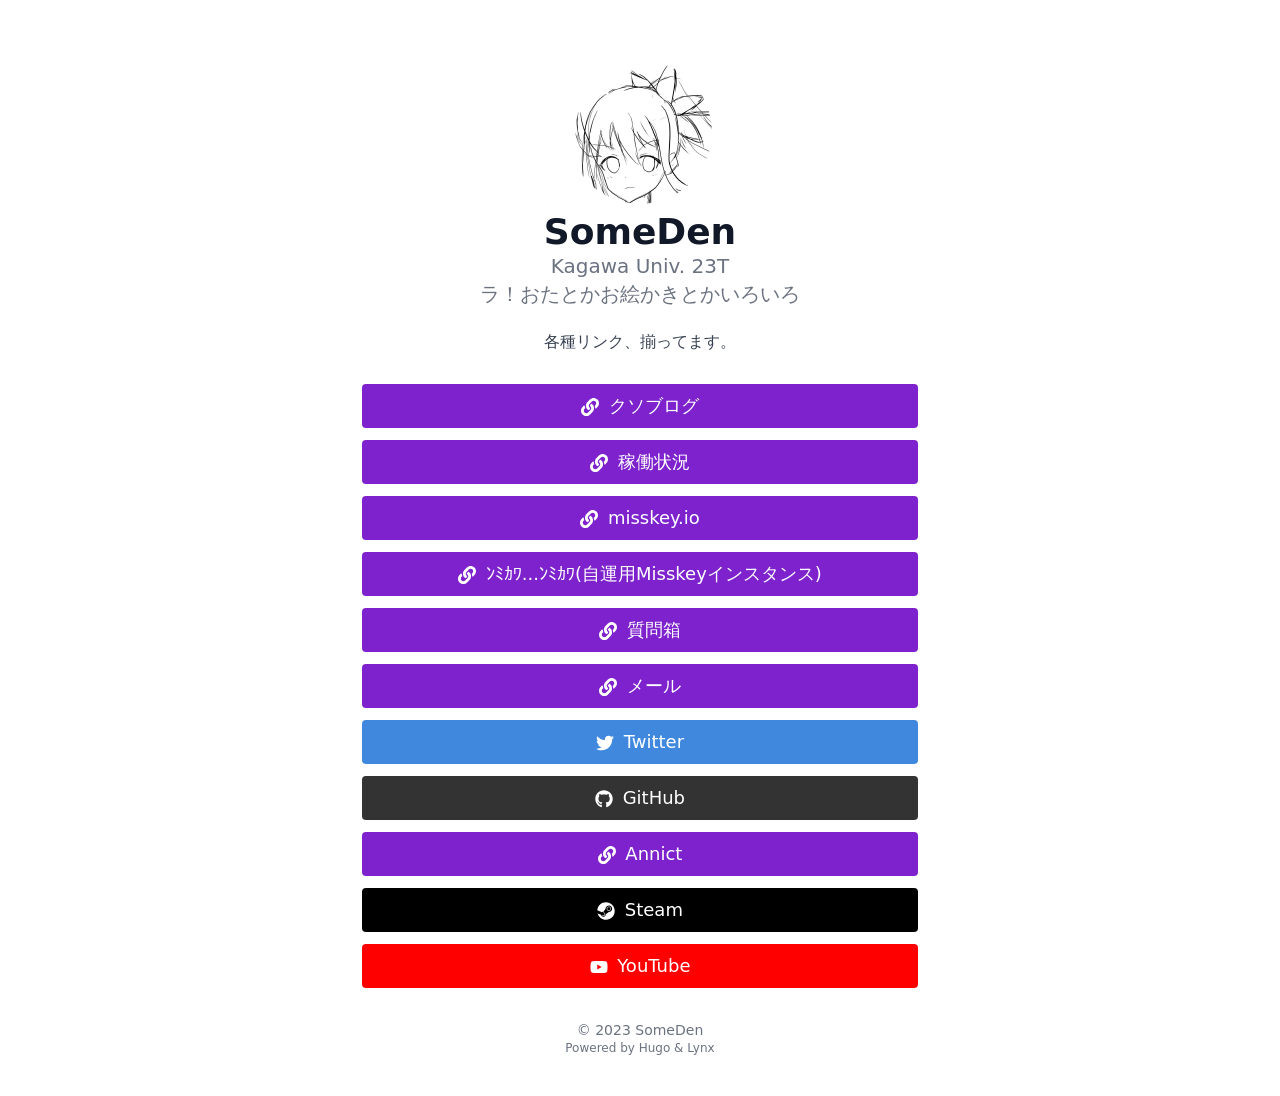
<file: index.html>
<!DOCTYPE html>
<html lang="en"><head>
  <meta charset="utf-8" />
  
  <meta name="viewport" content="width=device-width, initial-scale=1.0" />
  <meta http-equiv="X-UA-Compatible" content="ie=edge" />
  
  <title>そむでんポータル</title>
    <meta name="title" content="そむでんポータル" />
  
  <meta name="description" content="This is a demo of the Lynx theme for Hugo." />
  
  
  
  <link rel="canonical" href="https://someden.net/" />
  <link rel="alternate" type="application/rss+xml" href="/index.xml" title="そむでんポータル" />
  
  
  
  
  
  
    
  
  
  <link
    type="text/css"
    rel="stylesheet"
    href="/css/main.bundle.min.e1b2ca140dff9c2460dcc70687567cdcdd257bd75f4d5760fb56a2e38b08fd2cbbd1a0a0da3be01f25ee10e62e0bbdfd3d20d3099c1bad1e24766a9400a176af.css"
    integrity="sha512-4bLKFA3/nCRg3McGh1Z83N0le9dfTVdg&#43;1ai44sI/Sy70aCg2jvgHyXuEOYuC739PSDTCZwbrR4kdmqUAKF2rw=="
  />
  
  
    <link rel="apple-touch-icon" sizes="180x180" href="/apple-touch-icon.png" />
    <link rel="icon" type="image/png" sizes="32x32" href="/favicon-32x32.png" />
    <link rel="icon" type="image/png" sizes="16x16" href="/favicon-16x16.png" />
    <link rel="manifest" href="/site.webmanifest" />
  
  
  
  
  
  
  
  <meta property="og:title" content="" />
<meta property="og:description" content="This is a demo of the Lynx theme for Hugo." />
<meta property="og:type" content="website" />
<meta property="og:url" content="https://someden.net/" />


  <meta name="twitter:card" content="summary"/>
<meta name="twitter:title" content=""/>
<meta name="twitter:description" content="This is a demo of the Lynx theme for Hugo."/>

  
  
    <meta name="generator" content="Hugo 0.105.0">
  
  
  <meta name="author" content="SomeDen" />
  
    
      <link href="#ZgotmplZ" rel="me" />
    
      <link href="#ZgotmplZ" rel="me" />
    
      <link href="#ZgotmplZ" rel="me" />
    
      <link href="#ZgotmplZ" rel="me" />
    
      <link href="#ZgotmplZ" rel="me" />
    
      <link href="#ZgotmplZ" rel="me" />
    
      <link href="https://twitter.com/SomeDen_JOTX" rel="me" />
    
      <link href="https://github.com/SomeDena786" rel="me" />
    
      <link href="#ZgotmplZ" rel="me" />
    
      <link href="https://steamcommunity.com/profiles/76561198400848263" rel="me" />
    
      <link href="https://www.youtube.com/channel/UC3XSgAMSK6L0suJ59h6_RxQ" rel="me" />
    
  
  
  
  
  


  
  
</head>
<body
    class="flex flex-col h-screen px-6 m-auto text-lg leading-7 bg-neutral max-w-7xl text-neutral-900 dark:bg-neutral-800 dark:text-white sm:px-14 md:px-24 lg:px-32"
  >
    <main class="flex-grow">
  <article class="flex flex-col items-center justify-center h-full mt-10 text-center">
    <header class="flex flex-col items-center mb-3">
      
        
        
        
          
        
        
          
        
        <img
          class="mb-2 rounded-full h-36 w-36"
          width="144"
          height="144"
          alt="SomeDen"
          src="/author_hu4db7e6beed2b36a6f058c9139ba4e504_155949_288x288_fill_q75_box_smart1.jpg"
        />
      
      <h1 class="text-4xl font-extrabold dark:text-white">
        SomeDen
      </h1>
      
        <h2 class="text-xl text-neutral-500 dark:text-neutral-400">
          Kagawa Univ. 23T<br>ラ！おたとかお絵かきとかいろいろ
        </h2>
      
      
        <section class="pt-5 prose dark:prose-invert"><p>各種リンク、揃ってます。</p>
</section>
      
    </header>
    
      <div class="flex flex-col flex-wrap min-w-full mt-4 sm:min-w-0">
        
          
            
            
            
            
            
            
              
              
              
              
              
            
            <a
              class="link link-link mb-3 min-w-full rounded py-2 text-lg sm:px-24"
              href="http://blog.someden.net"
              target="_self"
              
              rel="me noopener noreferrer"
            ><span class="mr-1">

  <span class="relative inline-block align-text-bottom icon">
    <svg aria-hidden="true" focusable="false" data-prefix="fas" data-icon="link" class="svg-inline--fa fa-link fa-w-16" role="img" xmlns="http://www.w3.org/2000/svg" viewBox="0 0 512 512"><path fill="currentColor" d="M326.612 185.391c59.747 59.809 58.927 155.698.36 214.59-.11.12-.24.25-.36.37l-67.2 67.2c-59.27 59.27-155.699 59.262-214.96 0-59.27-59.26-59.27-155.7 0-214.96l37.106-37.106c9.84-9.84 26.786-3.3 27.294 10.606.648 17.722 3.826 35.527 9.69 52.721 1.986 5.822.567 12.262-3.783 16.612l-13.087 13.087c-28.026 28.026-28.905 73.66-1.155 101.96 28.024 28.579 74.086 28.749 102.325.51l67.2-67.19c28.191-28.191 28.073-73.757 0-101.83-3.701-3.694-7.429-6.564-10.341-8.569a16.037 16.037 0 0 1-6.947-12.606c-.396-10.567 3.348-21.456 11.698-29.806l21.054-21.055c5.521-5.521 14.182-6.199 20.584-1.731a152.482 152.482 0 0 1 20.522 17.197zM467.547 44.449c-59.261-59.262-155.69-59.27-214.96 0l-67.2 67.2c-.12.12-.25.25-.36.37-58.566 58.892-59.387 154.781.36 214.59a152.454 152.454 0 0 0 20.521 17.196c6.402 4.468 15.064 3.789 20.584-1.731l21.054-21.055c8.35-8.35 12.094-19.239 11.698-29.806a16.037 16.037 0 0 0-6.947-12.606c-2.912-2.005-6.64-4.875-10.341-8.569-28.073-28.073-28.191-73.639 0-101.83l67.2-67.19c28.239-28.239 74.3-28.069 102.325.51 27.75 28.3 26.872 73.934-1.155 101.96l-13.087 13.087c-4.35 4.35-5.769 10.79-3.783 16.612 5.864 17.194 9.042 34.999 9.69 52.721.509 13.906 17.454 20.446 27.294 10.606l37.106-37.106c59.271-59.259 59.271-155.699.001-214.959z"></path></svg>
  </span>

</span>クソブログ
            </a>
          
        
          
            
            
            
            
            
            
              
              
              
              
              
            
            <a
              class="link link-link mb-3 min-w-full rounded py-2 text-lg sm:px-24"
              href="http://status1.someden.net"
              target="_self"
              
              rel="me noopener noreferrer"
            ><span class="mr-1">

  <span class="relative inline-block align-text-bottom icon">
    <svg aria-hidden="true" focusable="false" data-prefix="fas" data-icon="link" class="svg-inline--fa fa-link fa-w-16" role="img" xmlns="http://www.w3.org/2000/svg" viewBox="0 0 512 512"><path fill="currentColor" d="M326.612 185.391c59.747 59.809 58.927 155.698.36 214.59-.11.12-.24.25-.36.37l-67.2 67.2c-59.27 59.27-155.699 59.262-214.96 0-59.27-59.26-59.27-155.7 0-214.96l37.106-37.106c9.84-9.84 26.786-3.3 27.294 10.606.648 17.722 3.826 35.527 9.69 52.721 1.986 5.822.567 12.262-3.783 16.612l-13.087 13.087c-28.026 28.026-28.905 73.66-1.155 101.96 28.024 28.579 74.086 28.749 102.325.51l67.2-67.19c28.191-28.191 28.073-73.757 0-101.83-3.701-3.694-7.429-6.564-10.341-8.569a16.037 16.037 0 0 1-6.947-12.606c-.396-10.567 3.348-21.456 11.698-29.806l21.054-21.055c5.521-5.521 14.182-6.199 20.584-1.731a152.482 152.482 0 0 1 20.522 17.197zM467.547 44.449c-59.261-59.262-155.69-59.27-214.96 0l-67.2 67.2c-.12.12-.25.25-.36.37-58.566 58.892-59.387 154.781.36 214.59a152.454 152.454 0 0 0 20.521 17.196c6.402 4.468 15.064 3.789 20.584-1.731l21.054-21.055c8.35-8.35 12.094-19.239 11.698-29.806a16.037 16.037 0 0 0-6.947-12.606c-2.912-2.005-6.64-4.875-10.341-8.569-28.073-28.073-28.191-73.639 0-101.83l67.2-67.19c28.239-28.239 74.3-28.069 102.325.51 27.75 28.3 26.872 73.934-1.155 101.96l-13.087 13.087c-4.35 4.35-5.769 10.79-3.783 16.612 5.864 17.194 9.042 34.999 9.69 52.721.509 13.906 17.454 20.446 27.294 10.606l37.106-37.106c59.271-59.259 59.271-155.699.001-214.959z"></path></svg>
  </span>

</span>稼働状況
            </a>
          
        
          
            
            
            
            
            
            
              
              
              
              
              
            
            <a
              class="link link-link mb-3 min-w-full rounded py-2 text-lg sm:px-24"
              href="http://misskey.io/@SomeDen"
              target="_self"
              
              rel="me noopener noreferrer"
            ><span class="mr-1">

  <span class="relative inline-block align-text-bottom icon">
    <svg aria-hidden="true" focusable="false" data-prefix="fas" data-icon="link" class="svg-inline--fa fa-link fa-w-16" role="img" xmlns="http://www.w3.org/2000/svg" viewBox="0 0 512 512"><path fill="currentColor" d="M326.612 185.391c59.747 59.809 58.927 155.698.36 214.59-.11.12-.24.25-.36.37l-67.2 67.2c-59.27 59.27-155.699 59.262-214.96 0-59.27-59.26-59.27-155.7 0-214.96l37.106-37.106c9.84-9.84 26.786-3.3 27.294 10.606.648 17.722 3.826 35.527 9.69 52.721 1.986 5.822.567 12.262-3.783 16.612l-13.087 13.087c-28.026 28.026-28.905 73.66-1.155 101.96 28.024 28.579 74.086 28.749 102.325.51l67.2-67.19c28.191-28.191 28.073-73.757 0-101.83-3.701-3.694-7.429-6.564-10.341-8.569a16.037 16.037 0 0 1-6.947-12.606c-.396-10.567 3.348-21.456 11.698-29.806l21.054-21.055c5.521-5.521 14.182-6.199 20.584-1.731a152.482 152.482 0 0 1 20.522 17.197zM467.547 44.449c-59.261-59.262-155.69-59.27-214.96 0l-67.2 67.2c-.12.12-.25.25-.36.37-58.566 58.892-59.387 154.781.36 214.59a152.454 152.454 0 0 0 20.521 17.196c6.402 4.468 15.064 3.789 20.584-1.731l21.054-21.055c8.35-8.35 12.094-19.239 11.698-29.806a16.037 16.037 0 0 0-6.947-12.606c-2.912-2.005-6.64-4.875-10.341-8.569-28.073-28.073-28.191-73.639 0-101.83l67.2-67.19c28.239-28.239 74.3-28.069 102.325.51 27.75 28.3 26.872 73.934-1.155 101.96l-13.087 13.087c-4.35 4.35-5.769 10.79-3.783 16.612 5.864 17.194 9.042 34.999 9.69 52.721.509 13.906 17.454 20.446 27.294 10.606l37.106-37.106c59.271-59.259 59.271-155.699.001-214.959z"></path></svg>
  </span>

</span>misskey.io
            </a>
          
        
          
            
            
            
            
            
            
              
              
              
              
              
            
            <a
              class="link link-link mb-3 min-w-full rounded py-2 text-lg sm:px-24"
              href="http://misskey.someden.net/@SomeDen"
              target="_self"
              
              rel="me noopener noreferrer"
            ><span class="mr-1">

  <span class="relative inline-block align-text-bottom icon">
    <svg aria-hidden="true" focusable="false" data-prefix="fas" data-icon="link" class="svg-inline--fa fa-link fa-w-16" role="img" xmlns="http://www.w3.org/2000/svg" viewBox="0 0 512 512"><path fill="currentColor" d="M326.612 185.391c59.747 59.809 58.927 155.698.36 214.59-.11.12-.24.25-.36.37l-67.2 67.2c-59.27 59.27-155.699 59.262-214.96 0-59.27-59.26-59.27-155.7 0-214.96l37.106-37.106c9.84-9.84 26.786-3.3 27.294 10.606.648 17.722 3.826 35.527 9.69 52.721 1.986 5.822.567 12.262-3.783 16.612l-13.087 13.087c-28.026 28.026-28.905 73.66-1.155 101.96 28.024 28.579 74.086 28.749 102.325.51l67.2-67.19c28.191-28.191 28.073-73.757 0-101.83-3.701-3.694-7.429-6.564-10.341-8.569a16.037 16.037 0 0 1-6.947-12.606c-.396-10.567 3.348-21.456 11.698-29.806l21.054-21.055c5.521-5.521 14.182-6.199 20.584-1.731a152.482 152.482 0 0 1 20.522 17.197zM467.547 44.449c-59.261-59.262-155.69-59.27-214.96 0l-67.2 67.2c-.12.12-.25.25-.36.37-58.566 58.892-59.387 154.781.36 214.59a152.454 152.454 0 0 0 20.521 17.196c6.402 4.468 15.064 3.789 20.584-1.731l21.054-21.055c8.35-8.35 12.094-19.239 11.698-29.806a16.037 16.037 0 0 0-6.947-12.606c-2.912-2.005-6.64-4.875-10.341-8.569-28.073-28.073-28.191-73.639 0-101.83l67.2-67.19c28.239-28.239 74.3-28.069 102.325.51 27.75 28.3 26.872 73.934-1.155 101.96l-13.087 13.087c-4.35 4.35-5.769 10.79-3.783 16.612 5.864 17.194 9.042 34.999 9.69 52.721.509 13.906 17.454 20.446 27.294 10.606l37.106-37.106c59.271-59.259 59.271-155.699.001-214.959z"></path></svg>
  </span>

</span>ﾝﾐｶﾜ...ﾝﾐｶﾜ(自運用Misskeyインスタンス)
            </a>
          
        
          
            
            
            
            
            
            
              
              
              
              
              
            
            <a
              class="link link-link mb-3 min-w-full rounded py-2 text-lg sm:px-24"
              href="https://peing.net/ja/someden_jotx"
              target="_self"
              
              rel="me noopener noreferrer"
            ><span class="mr-1">

  <span class="relative inline-block align-text-bottom icon">
    <svg aria-hidden="true" focusable="false" data-prefix="fas" data-icon="link" class="svg-inline--fa fa-link fa-w-16" role="img" xmlns="http://www.w3.org/2000/svg" viewBox="0 0 512 512"><path fill="currentColor" d="M326.612 185.391c59.747 59.809 58.927 155.698.36 214.59-.11.12-.24.25-.36.37l-67.2 67.2c-59.27 59.27-155.699 59.262-214.96 0-59.27-59.26-59.27-155.7 0-214.96l37.106-37.106c9.84-9.84 26.786-3.3 27.294 10.606.648 17.722 3.826 35.527 9.69 52.721 1.986 5.822.567 12.262-3.783 16.612l-13.087 13.087c-28.026 28.026-28.905 73.66-1.155 101.96 28.024 28.579 74.086 28.749 102.325.51l67.2-67.19c28.191-28.191 28.073-73.757 0-101.83-3.701-3.694-7.429-6.564-10.341-8.569a16.037 16.037 0 0 1-6.947-12.606c-.396-10.567 3.348-21.456 11.698-29.806l21.054-21.055c5.521-5.521 14.182-6.199 20.584-1.731a152.482 152.482 0 0 1 20.522 17.197zM467.547 44.449c-59.261-59.262-155.69-59.27-214.96 0l-67.2 67.2c-.12.12-.25.25-.36.37-58.566 58.892-59.387 154.781.36 214.59a152.454 152.454 0 0 0 20.521 17.196c6.402 4.468 15.064 3.789 20.584-1.731l21.054-21.055c8.35-8.35 12.094-19.239 11.698-29.806a16.037 16.037 0 0 0-6.947-12.606c-2.912-2.005-6.64-4.875-10.341-8.569-28.073-28.073-28.191-73.639 0-101.83l67.2-67.19c28.239-28.239 74.3-28.069 102.325.51 27.75 28.3 26.872 73.934-1.155 101.96l-13.087 13.087c-4.35 4.35-5.769 10.79-3.783 16.612 5.864 17.194 9.042 34.999 9.69 52.721.509 13.906 17.454 20.446 27.294 10.606l37.106-37.106c59.271-59.259 59.271-155.699.001-214.959z"></path></svg>
  </span>

</span>質問箱
            </a>
          
        
          
            
            
            
            
            
            
              
              
              
              
              
            
            <a
              class="link link-link mb-3 min-w-full rounded py-2 text-lg sm:px-24"
              href="mailto:someden@someden.net"
              target="_self"
              
              rel="me noopener noreferrer"
            ><span class="mr-1">

  <span class="relative inline-block align-text-bottom icon">
    <svg aria-hidden="true" focusable="false" data-prefix="fas" data-icon="link" class="svg-inline--fa fa-link fa-w-16" role="img" xmlns="http://www.w3.org/2000/svg" viewBox="0 0 512 512"><path fill="currentColor" d="M326.612 185.391c59.747 59.809 58.927 155.698.36 214.59-.11.12-.24.25-.36.37l-67.2 67.2c-59.27 59.27-155.699 59.262-214.96 0-59.27-59.26-59.27-155.7 0-214.96l37.106-37.106c9.84-9.84 26.786-3.3 27.294 10.606.648 17.722 3.826 35.527 9.69 52.721 1.986 5.822.567 12.262-3.783 16.612l-13.087 13.087c-28.026 28.026-28.905 73.66-1.155 101.96 28.024 28.579 74.086 28.749 102.325.51l67.2-67.19c28.191-28.191 28.073-73.757 0-101.83-3.701-3.694-7.429-6.564-10.341-8.569a16.037 16.037 0 0 1-6.947-12.606c-.396-10.567 3.348-21.456 11.698-29.806l21.054-21.055c5.521-5.521 14.182-6.199 20.584-1.731a152.482 152.482 0 0 1 20.522 17.197zM467.547 44.449c-59.261-59.262-155.69-59.27-214.96 0l-67.2 67.2c-.12.12-.25.25-.36.37-58.566 58.892-59.387 154.781.36 214.59a152.454 152.454 0 0 0 20.521 17.196c6.402 4.468 15.064 3.789 20.584-1.731l21.054-21.055c8.35-8.35 12.094-19.239 11.698-29.806a16.037 16.037 0 0 0-6.947-12.606c-2.912-2.005-6.64-4.875-10.341-8.569-28.073-28.073-28.191-73.639 0-101.83l67.2-67.19c28.239-28.239 74.3-28.069 102.325.51 27.75 28.3 26.872 73.934-1.155 101.96l-13.087 13.087c-4.35 4.35-5.769 10.79-3.783 16.612 5.864 17.194 9.042 34.999 9.69 52.721.509 13.906 17.454 20.446 27.294 10.606l37.106-37.106c59.271-59.259 59.271-155.699.001-214.959z"></path></svg>
  </span>

</span>メール
            </a>
          
        
          
            
            
            
            
            
            
            <a
              class="link link-twitter mb-3 min-w-full rounded py-2 text-lg sm:px-24"
              href="https://twitter.com/SomeDen_JOTX"
              target="_blank"
              
              rel="me noopener noreferrer"
            ><span class="mr-1">

  <span class="relative inline-block align-text-bottom icon">
    <svg aria-hidden="true" focusable="false" data-prefix="fab" data-icon="twitter" class="svg-inline--fa fa-twitter fa-w-16" role="img" xmlns="http://www.w3.org/2000/svg" viewBox="0 0 512 512"><path fill="currentColor" d="M459.37 151.716c.325 4.548.325 9.097.325 13.645 0 138.72-105.583 298.558-298.558 298.558-59.452 0-114.68-17.219-161.137-47.106 8.447.974 16.568 1.299 25.34 1.299 49.055 0 94.213-16.568 130.274-44.832-46.132-.975-84.792-31.188-98.112-72.772 6.498.974 12.995 1.624 19.818 1.624 9.421 0 18.843-1.3 27.614-3.573-48.081-9.747-84.143-51.98-84.143-102.985v-1.299c13.969 7.797 30.214 12.67 47.431 13.319-28.264-18.843-46.781-51.005-46.781-87.391 0-19.492 5.197-37.36 14.294-52.954 51.655 63.675 129.3 105.258 216.365 109.807-1.624-7.797-2.599-15.918-2.599-24.04 0-57.828 46.782-104.934 104.934-104.934 30.213 0 57.502 12.67 76.67 33.137 23.715-4.548 46.456-13.32 66.599-25.34-7.798 24.366-24.366 44.833-46.132 57.827 21.117-2.273 41.584-8.122 60.426-16.243-14.292 20.791-32.161 39.308-52.628 54.253z"></path></svg>
  </span>

</span>Twitter
            </a>
          
        
          
            
            
            
            
            
            
            <a
              class="link link-github mb-3 min-w-full rounded py-2 text-lg sm:px-24"
              href="https://github.com/SomeDena786"
              target="_blank"
              
              rel="me noopener noreferrer"
            ><span class="mr-1">

  <span class="relative inline-block align-text-bottom icon">
    <svg aria-hidden="true" focusable="false" data-prefix="fab" data-icon="github" class="svg-inline--fa fa-github fa-w-16" role="img" xmlns="http://www.w3.org/2000/svg" viewBox="0 0 496 512"><path fill="currentColor" d="M165.9 397.4c0 2-2.3 3.6-5.2 3.6-3.3.3-5.6-1.3-5.6-3.6 0-2 2.3-3.6 5.2-3.6 3-.3 5.6 1.3 5.6 3.6zm-31.1-4.5c-.7 2 1.3 4.3 4.3 4.9 2.6 1 5.6 0 6.2-2s-1.3-4.3-4.3-5.2c-2.6-.7-5.5.3-6.2 2.3zm44.2-1.7c-2.9.7-4.9 2.6-4.6 4.9.3 2 2.9 3.3 5.9 2.6 2.9-.7 4.9-2.6 4.6-4.6-.3-1.9-3-3.2-5.9-2.9zM244.8 8C106.1 8 0 113.3 0 252c0 110.9 69.8 205.8 169.5 239.2 12.8 2.3 17.3-5.6 17.3-12.1 0-6.2-.3-40.4-.3-61.4 0 0-70 15-84.7-29.8 0 0-11.4-29.1-27.8-36.6 0 0-22.9-15.7 1.6-15.4 0 0 24.9 2 38.6 25.8 21.9 38.6 58.6 27.5 72.9 20.9 2.3-16 8.8-27.1 16-33.7-55.9-6.2-112.3-14.3-112.3-110.5 0-27.5 7.6-41.3 23.6-58.9-2.6-6.5-11.1-33.3 2.6-67.9 20.9-6.5 69 27 69 27 20-5.6 41.5-8.5 62.8-8.5s42.8 2.9 62.8 8.5c0 0 48.1-33.6 69-27 13.7 34.7 5.2 61.4 2.6 67.9 16 17.7 25.8 31.5 25.8 58.9 0 96.5-58.9 104.2-114.8 110.5 9.2 7.9 17 22.9 17 46.4 0 33.7-.3 75.4-.3 83.6 0 6.5 4.6 14.4 17.3 12.1C428.2 457.8 496 362.9 496 252 496 113.3 383.5 8 244.8 8zM97.2 352.9c-1.3 1-1 3.3.7 5.2 1.6 1.6 3.9 2.3 5.2 1 1.3-1 1-3.3-.7-5.2-1.6-1.6-3.9-2.3-5.2-1zm-10.8-8.1c-.7 1.3.3 2.9 2.3 3.9 1.6 1 3.6.7 4.3-.7.7-1.3-.3-2.9-2.3-3.9-2-.6-3.6-.3-4.3.7zm32.4 35.6c-1.6 1.3-1 4.3 1.3 6.2 2.3 2.3 5.2 2.6 6.5 1 1.3-1.3.7-4.3-1.3-6.2-2.2-2.3-5.2-2.6-6.5-1zm-11.4-14.7c-1.6 1-1.6 3.6 0 5.9 1.6 2.3 4.3 3.3 5.6 2.3 1.6-1.3 1.6-3.9 0-6.2-1.4-2.3-4-3.3-5.6-2z"></path></svg>
  </span>

</span>GitHub
            </a>
          
        
          
            
            
            
            
            
            
              
              
              
              
              
            
            <a
              class="link link-link mb-3 min-w-full rounded py-2 text-lg sm:px-24"
              href="https://annict.com/@SomeDen_JOTX"
              target="_self"
              
              rel="me noopener noreferrer"
            ><span class="mr-1">

  <span class="relative inline-block align-text-bottom icon">
    <svg aria-hidden="true" focusable="false" data-prefix="fas" data-icon="link" class="svg-inline--fa fa-link fa-w-16" role="img" xmlns="http://www.w3.org/2000/svg" viewBox="0 0 512 512"><path fill="currentColor" d="M326.612 185.391c59.747 59.809 58.927 155.698.36 214.59-.11.12-.24.25-.36.37l-67.2 67.2c-59.27 59.27-155.699 59.262-214.96 0-59.27-59.26-59.27-155.7 0-214.96l37.106-37.106c9.84-9.84 26.786-3.3 27.294 10.606.648 17.722 3.826 35.527 9.69 52.721 1.986 5.822.567 12.262-3.783 16.612l-13.087 13.087c-28.026 28.026-28.905 73.66-1.155 101.96 28.024 28.579 74.086 28.749 102.325.51l67.2-67.19c28.191-28.191 28.073-73.757 0-101.83-3.701-3.694-7.429-6.564-10.341-8.569a16.037 16.037 0 0 1-6.947-12.606c-.396-10.567 3.348-21.456 11.698-29.806l21.054-21.055c5.521-5.521 14.182-6.199 20.584-1.731a152.482 152.482 0 0 1 20.522 17.197zM467.547 44.449c-59.261-59.262-155.69-59.27-214.96 0l-67.2 67.2c-.12.12-.25.25-.36.37-58.566 58.892-59.387 154.781.36 214.59a152.454 152.454 0 0 0 20.521 17.196c6.402 4.468 15.064 3.789 20.584-1.731l21.054-21.055c8.35-8.35 12.094-19.239 11.698-29.806a16.037 16.037 0 0 0-6.947-12.606c-2.912-2.005-6.64-4.875-10.341-8.569-28.073-28.073-28.191-73.639 0-101.83l67.2-67.19c28.239-28.239 74.3-28.069 102.325.51 27.75 28.3 26.872 73.934-1.155 101.96l-13.087 13.087c-4.35 4.35-5.769 10.79-3.783 16.612 5.864 17.194 9.042 34.999 9.69 52.721.509 13.906 17.454 20.446 27.294 10.606l37.106-37.106c59.271-59.259 59.271-155.699.001-214.959z"></path></svg>
  </span>

</span>Annict
            </a>
          
        
          
            
            
            
            
            
            
            <a
              class="link link-steam mb-3 min-w-full rounded py-2 text-lg sm:px-24"
              href="https://steamcommunity.com/profiles/76561198400848263"
              target="_blank"
              
              rel="me noopener noreferrer"
            ><span class="mr-1">

  <span class="relative inline-block align-text-bottom icon">
    <svg aria-hidden="true" focusable="false" data-prefix="fab" data-icon="steam" class="svg-inline--fa fa-steam fa-w-16" role="img" xmlns="http://www.w3.org/2000/svg" viewBox="0 0 496 512"><path fill="currentColor" d="M496 256c0 137-111.2 248-248.4 248-113.8 0-209.6-76.3-239-180.4l95.2 39.3c6.4 32.1 34.9 56.4 68.9 56.4 39.2 0 71.9-32.4 70.2-73.5l84.5-60.2c52.1 1.3 95.8-40.9 95.8-93.5 0-51.6-42-93.5-93.7-93.5s-93.7 42-93.7 93.5v1.2L176.6 279c-15.5-.9-30.7 3.4-43.5 12.1L0 236.1C10.2 108.4 117.1 8 247.6 8 384.8 8 496 119 496 256zM155.7 384.3l-30.5-12.6a52.79 52.79 0 0 0 27.2 25.8c26.9 11.2 57.8-1.6 69-28.4 5.4-13 5.5-27.3.1-40.3-5.4-13-15.5-23.2-28.5-28.6-12.9-5.4-26.7-5.2-38.9-.6l31.5 13c19.8 8.2 29.2 30.9 20.9 50.7-8.3 19.9-31 29.2-50.8 21zm173.8-129.9c-34.4 0-62.4-28-62.4-62.3s28-62.3 62.4-62.3 62.4 28 62.4 62.3-27.9 62.3-62.4 62.3zm.1-15.6c25.9 0 46.9-21 46.9-46.8 0-25.9-21-46.8-46.9-46.8s-46.9 21-46.9 46.8c.1 25.8 21.1 46.8 46.9 46.8z"></path></svg>
  </span>

</span>Steam
            </a>
          
        
          
            
            
            
            
            
            
            <a
              class="link link-youtube mb-3 min-w-full rounded py-2 text-lg sm:px-24"
              href="https://www.youtube.com/channel/UC3XSgAMSK6L0suJ59h6_RxQ"
              target="_blank"
              
              rel="me noopener noreferrer"
            ><span class="mr-1">

  <span class="relative inline-block align-text-bottom icon">
    <svg aria-hidden="true" focusable="false" data-prefix="fab" data-icon="youtube" class="svg-inline--fa fa-youtube fa-w-18" role="img" xmlns="http://www.w3.org/2000/svg" viewBox="0 0 576 512"><path fill="currentColor" d="M549.655 124.083c-6.281-23.65-24.787-42.276-48.284-48.597C458.781 64 288 64 288 64S117.22 64 74.629 75.486c-23.497 6.322-42.003 24.947-48.284 48.597-11.412 42.867-11.412 132.305-11.412 132.305s0 89.438 11.412 132.305c6.281 23.65 24.787 41.5 48.284 47.821C117.22 448 288 448 288 448s170.78 0 213.371-11.486c23.497-6.321 42.003-24.171 48.284-47.821 11.412-42.867 11.412-132.305 11.412-132.305s0-89.438-11.412-132.305zm-317.51 213.508V175.185l142.739 81.205-142.739 81.201z"></path></svg>
  </span>

</span>YouTube
            </a>
          
        
      </div>
    
  </article>
</main><footer class="py-10">
  <div class="text-center">
    
    <p class="text-sm text-neutral-500 dark:text-neutral-400">
        &copy;
        2023
        SomeDen
    </p>
    
    
      <p class="text-xs text-neutral-500 dark:text-neutral-400">
        
        
        Powered by <a class="hover:underline hover:decoration-primary-400 hover:text-primary-500"
          href="https://gohugo.io/" target="_blank" rel="noopener noreferrer">Hugo</a> &amp; <a class="hover:underline hover:decoration-primary-400 hover:text-primary-500" href="https://git.io/hugo-lynx" target="_blank" rel="noopener noreferrer">Lynx</a>
      </p>
    
  </div>
  
  
</footer>
</body>
</html>
</file>
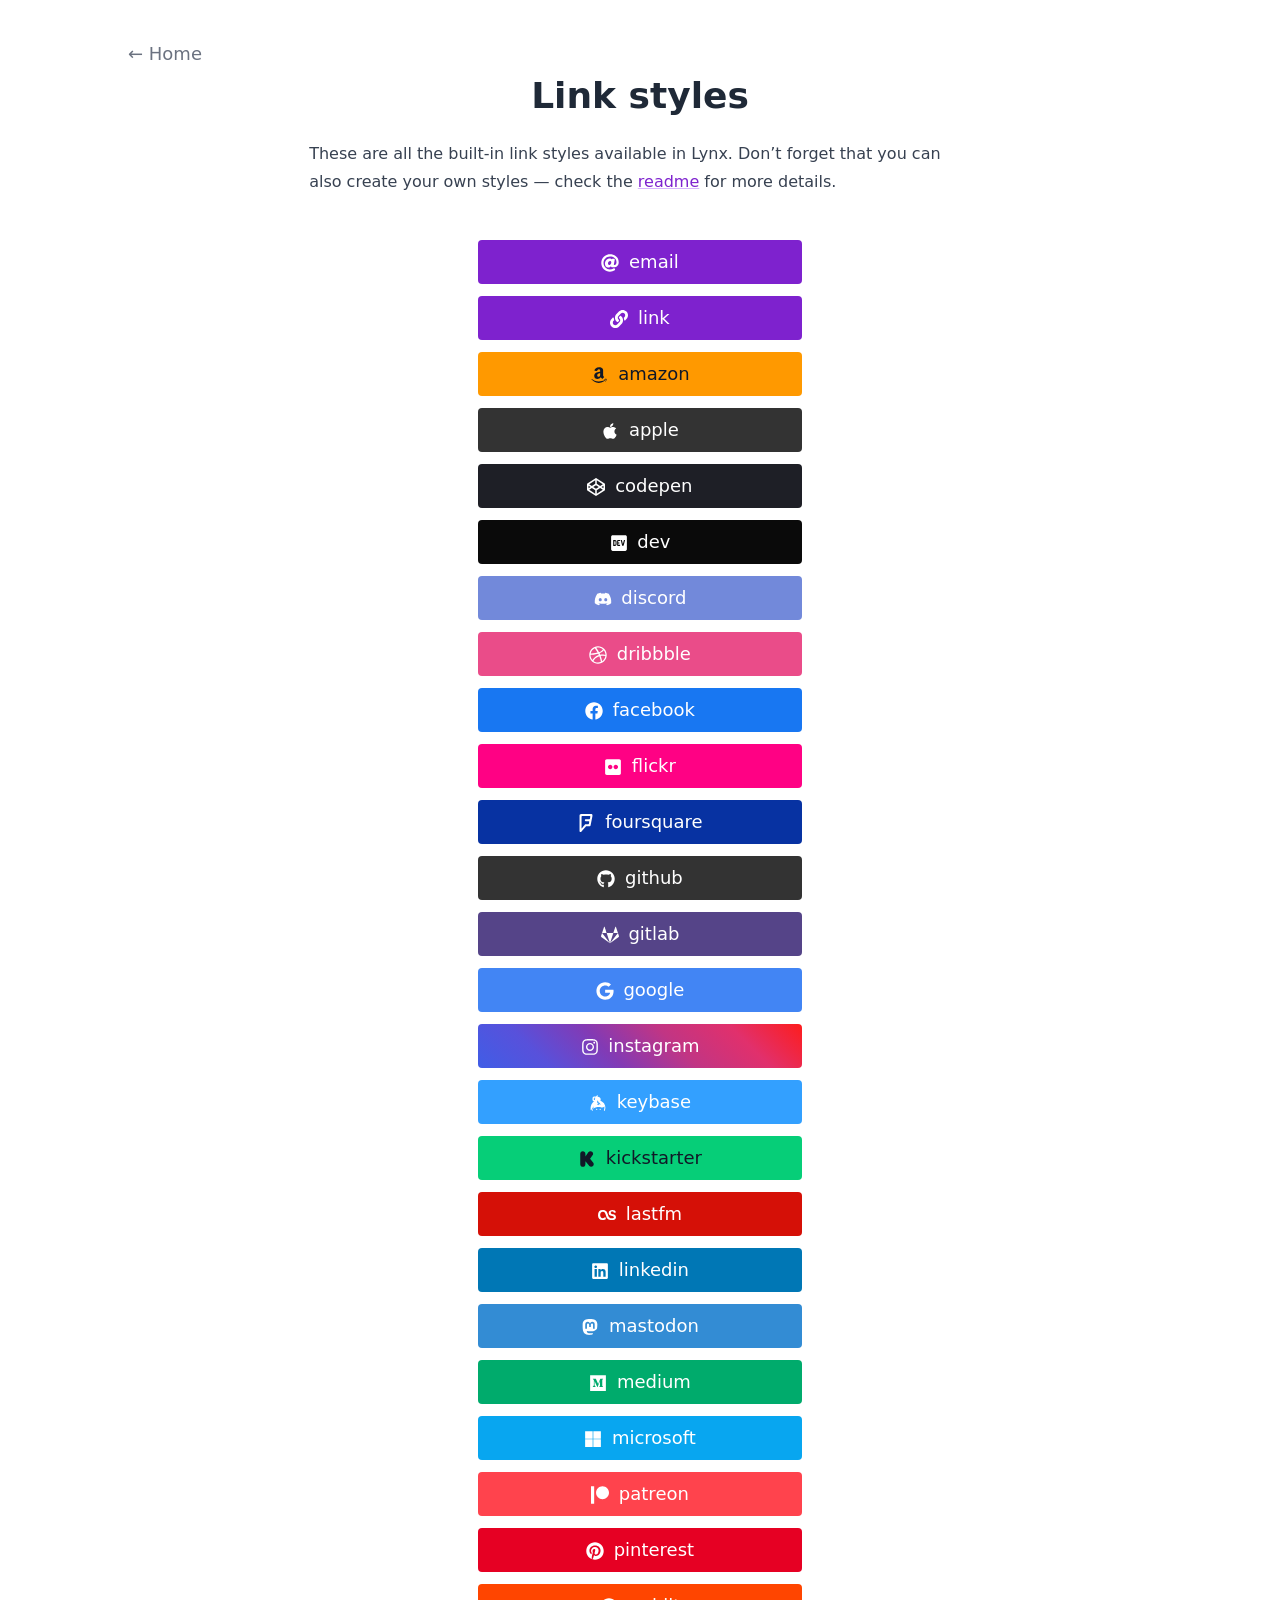
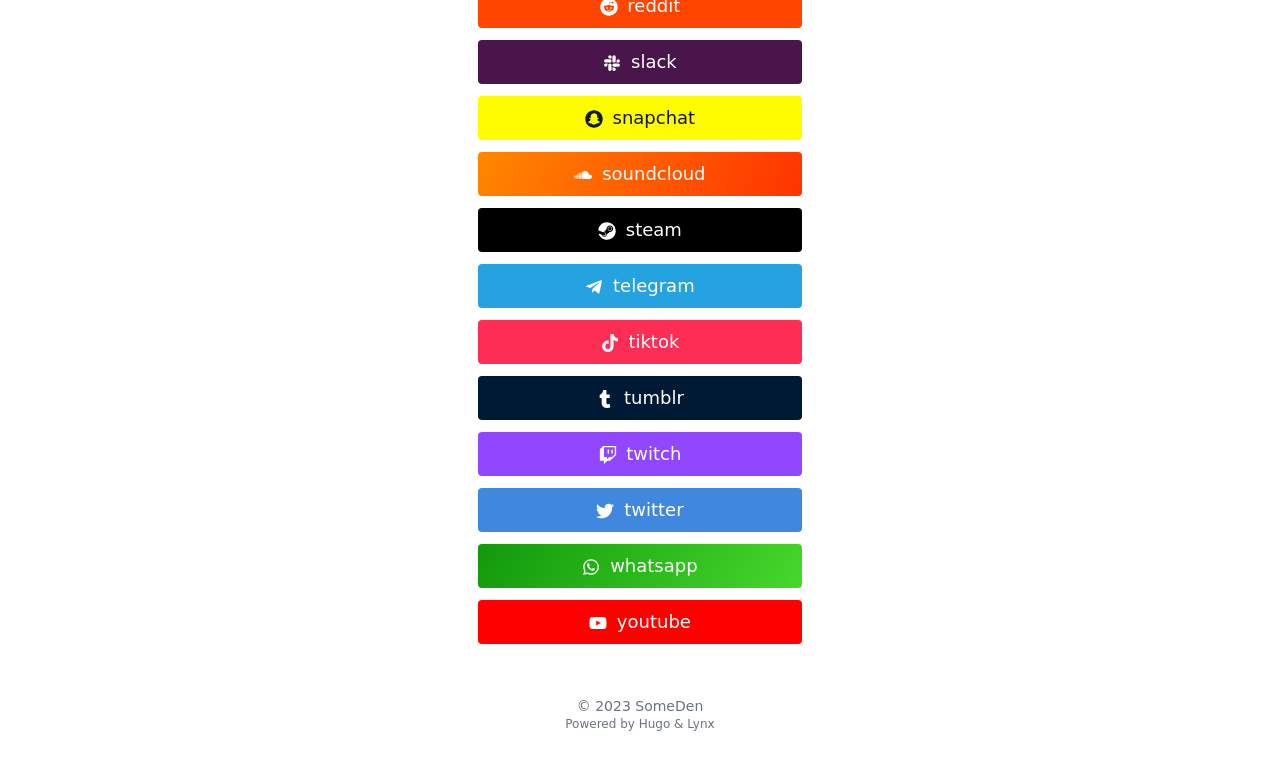
<file: styles/index.html>
<!DOCTYPE html>
<html lang="en"><head>
  <meta charset="utf-8" />
  
  <meta name="viewport" content="width=device-width, initial-scale=1.0" />
  <meta http-equiv="X-UA-Compatible" content="ie=edge" />
  
  <title>Link styles &middot; そむでんポータル</title>
    <meta name="title" content="Link styles &middot; そむでんポータル" />
  
  <meta name="description" content="" />
  
  
  
  <link rel="canonical" href="https://someden.net/styles/" />
  
  
  
  
  
  
    
  
  
  <link
    type="text/css"
    rel="stylesheet"
    href="/css/main.bundle.min.e1b2ca140dff9c2460dcc70687567cdcdd257bd75f4d5760fb56a2e38b08fd2cbbd1a0a0da3be01f25ee10e62e0bbdfd3d20d3099c1bad1e24766a9400a176af.css"
    integrity="sha512-4bLKFA3/nCRg3McGh1Z83N0le9dfTVdg&#43;1ai44sI/Sy70aCg2jvgHyXuEOYuC739PSDTCZwbrR4kdmqUAKF2rw=="
  />
  
  
    <link rel="apple-touch-icon" sizes="180x180" href="/apple-touch-icon.png" />
    <link rel="icon" type="image/png" sizes="32x32" href="/favicon-32x32.png" />
    <link rel="icon" type="image/png" sizes="16x16" href="/favicon-16x16.png" />
    <link rel="manifest" href="/site.webmanifest" />
  
  
  
  
  
  
  
  <meta property="og:title" content="Link styles" />
<meta property="og:description" content="These are all the built-in link styles available in Lynx. Don&rsquo;t forget that you can also create your own styles &mdash; check the readme for more details. emaillinkamazonapplecodependevdiscorddribbblefacebookflickrfoursquaregithubgitlabgoogleinstagramkeybasekickstarterlastfmlinkedinmastodonmediummicrosoftpatreonpinterestredditslacksnapchatsoundcloudsteamtelegramtiktoktumblrtwitchtwitterwhatsappyoutube" />
<meta property="og:type" content="article" />
<meta property="og:url" content="https://someden.net/styles/" /><meta property="article:section" content="" />




  <meta name="twitter:card" content="summary"/>
<meta name="twitter:title" content="Link styles"/>
<meta name="twitter:description" content="These are all the built-in link styles available in Lynx. Don&rsquo;t forget that you can also create your own styles &mdash; check the readme for more details. emaillinkamazonapplecodependevdiscorddribbblefacebookflickrfoursquaregithubgitlabgoogleinstagramkeybasekickstarterlastfmlinkedinmastodonmediummicrosoftpatreonpinterestredditslacksnapchatsoundcloudsteamtelegramtiktoktumblrtwitchtwitterwhatsappyoutube"/>

  
  
    <meta name="generator" content="Hugo 0.105.0">
  
  
  <meta name="author" content="SomeDen" />
  
    
      <link href="#ZgotmplZ" rel="me" />
    
      <link href="#ZgotmplZ" rel="me" />
    
      <link href="#ZgotmplZ" rel="me" />
    
      <link href="#ZgotmplZ" rel="me" />
    
      <link href="#ZgotmplZ" rel="me" />
    
      <link href="#ZgotmplZ" rel="me" />
    
      <link href="https://twitter.com/SomeDen_JOTX" rel="me" />
    
      <link href="https://github.com/SomeDena786" rel="me" />
    
      <link href="#ZgotmplZ" rel="me" />
    
      <link href="https://steamcommunity.com/profiles/76561198400848263" rel="me" />
    
      <link href="https://www.youtube.com/channel/UC3XSgAMSK6L0suJ59h6_RxQ" rel="me" />
    
  
  
  
  
  


  
  
</head>
<body
    class="flex flex-col h-screen px-6 m-auto text-lg leading-7 bg-neutral max-w-7xl text-neutral-900 dark:bg-neutral-800 dark:text-white sm:px-14 md:px-24 lg:px-32"
  >
    <main class="flex-grow">
  <article class="flex flex-col items-center justify-center mt-10">
    <nav class="place-self-start">
      <a href="/" class="text-neutral-500">&larr; Home</a>
    </nav>
    <header>
      <h1 class="mt-2 mb-6 text-4xl font-extrabold text-center text-neutral-800 dark:text-white">
        Link styles
      </h1>
    </header>
    <section class="prose dark:prose-invert">
      <p>These are all the built-in link styles available in Lynx. Don&rsquo;t forget that you can also create your own styles &mdash; check the <a href="https://github.com/jpanther/lynx/blob/stable/README.md">readme</a> for more details.
<br><br></p>
</section>
<section class="flex flex-col flex-wrap min-w-full mt-4 sm:min-w-0">
<a
  class="link link-email sm:px-24 min-w-full py-2 mb-3 text-lg rounded text-center"
  href="#"
  onclick="navigator.clipboard.writeText(&#34;email&#34;)"
>
  <span class="mr-1">

  <span class="relative inline-block align-text-bottom icon">
    <svg aria-hidden="true" focusable="false" data-prefix="fas" data-icon="at" class="svg-inline--fa fa-at fa-w-16" role="img" xmlns="http://www.w3.org/2000/svg" viewBox="0 0 512 512"><path fill="currentColor" d="M256 8C118.941 8 8 118.919 8 256c0 137.059 110.919 248 248 248 48.154 0 95.342-14.14 135.408-40.223 12.005-7.815 14.625-24.288 5.552-35.372l-10.177-12.433c-7.671-9.371-21.179-11.667-31.373-5.129C325.92 429.757 291.314 440 256 440c-101.458 0-184-82.542-184-184S154.542 72 256 72c100.139 0 184 57.619 184 160 0 38.786-21.093 79.742-58.17 83.693-17.349-.454-16.91-12.857-13.476-30.024l23.433-121.11C394.653 149.75 383.308 136 368.225 136h-44.981a13.518 13.518 0 0 0-13.432 11.993l-.01.092c-14.697-17.901-40.448-21.775-59.971-21.775-74.58 0-137.831 62.234-137.831 151.46 0 65.303 36.785 105.87 96 105.87 26.984 0 57.369-15.637 74.991-38.333 9.522 34.104 40.613 34.103 70.71 34.103C462.609 379.41 504 307.798 504 232 504 95.653 394.023 8 256 8zm-21.68 304.43c-22.249 0-36.07-15.623-36.07-40.771 0-44.993 30.779-72.729 58.63-72.729 22.292 0 35.601 15.241 35.601 40.77 0 45.061-33.875 72.73-58.161 72.73z"></path></svg>
  </span>

</span>
  email
</a>

<a
  class="link link-link sm:px-24 min-w-full py-2 mb-3 text-lg rounded text-center"
  href="#"
  onclick="navigator.clipboard.writeText(&#34;link&#34;)"
>
  <span class="mr-1">

  <span class="relative inline-block align-text-bottom icon">
    <svg aria-hidden="true" focusable="false" data-prefix="fas" data-icon="link" class="svg-inline--fa fa-link fa-w-16" role="img" xmlns="http://www.w3.org/2000/svg" viewBox="0 0 512 512"><path fill="currentColor" d="M326.612 185.391c59.747 59.809 58.927 155.698.36 214.59-.11.12-.24.25-.36.37l-67.2 67.2c-59.27 59.27-155.699 59.262-214.96 0-59.27-59.26-59.27-155.7 0-214.96l37.106-37.106c9.84-9.84 26.786-3.3 27.294 10.606.648 17.722 3.826 35.527 9.69 52.721 1.986 5.822.567 12.262-3.783 16.612l-13.087 13.087c-28.026 28.026-28.905 73.66-1.155 101.96 28.024 28.579 74.086 28.749 102.325.51l67.2-67.19c28.191-28.191 28.073-73.757 0-101.83-3.701-3.694-7.429-6.564-10.341-8.569a16.037 16.037 0 0 1-6.947-12.606c-.396-10.567 3.348-21.456 11.698-29.806l21.054-21.055c5.521-5.521 14.182-6.199 20.584-1.731a152.482 152.482 0 0 1 20.522 17.197zM467.547 44.449c-59.261-59.262-155.69-59.27-214.96 0l-67.2 67.2c-.12.12-.25.25-.36.37-58.566 58.892-59.387 154.781.36 214.59a152.454 152.454 0 0 0 20.521 17.196c6.402 4.468 15.064 3.789 20.584-1.731l21.054-21.055c8.35-8.35 12.094-19.239 11.698-29.806a16.037 16.037 0 0 0-6.947-12.606c-2.912-2.005-6.64-4.875-10.341-8.569-28.073-28.073-28.191-73.639 0-101.83l67.2-67.19c28.239-28.239 74.3-28.069 102.325.51 27.75 28.3 26.872 73.934-1.155 101.96l-13.087 13.087c-4.35 4.35-5.769 10.79-3.783 16.612 5.864 17.194 9.042 34.999 9.69 52.721.509 13.906 17.454 20.446 27.294 10.606l37.106-37.106c59.271-59.259 59.271-155.699.001-214.959z"></path></svg>
  </span>

</span>
  link
</a>

<a
  class="link link-amazon sm:px-24 min-w-full py-2 mb-3 text-lg rounded text-center"
  href="#"
  onclick="navigator.clipboard.writeText(&#34;amazon&#34;)"
>
  <span class="mr-1">

  <span class="relative inline-block align-text-bottom icon">
    <svg aria-hidden="true" focusable="false" data-prefix="fab" data-icon="amazon" class="svg-inline--fa fa-amazon fa-w-14" role="img" xmlns="http://www.w3.org/2000/svg" viewBox="0 0 448 512"><path fill="currentColor" d="M257.2 162.7c-48.7 1.8-169.5 15.5-169.5 117.5 0 109.5 138.3 114 183.5 43.2 6.5 10.2 35.4 37.5 45.3 46.8l56.8-56S341 288.9 341 261.4V114.3C341 89 316.5 32 228.7 32 140.7 32 94 87 94 136.3l73.5 6.8c16.3-49.5 54.2-49.5 54.2-49.5 40.7-.1 35.5 29.8 35.5 69.1zm0 86.8c0 80-84.2 68-84.2 17.2 0-47.2 50.5-56.7 84.2-57.8v40.6zm136 163.5c-7.7 10-70 67-174.5 67S34.2 408.5 9.7 379c-6.8-7.7 1-11.3 5.5-8.3C88.5 415.2 203 488.5 387.7 401c7.5-3.7 13.3 2 5.5 12zm39.8 2.2c-6.5 15.8-16 26.8-21.2 31-5.5 4.5-9.5 2.7-6.5-3.8s19.3-46.5 12.7-55c-6.5-8.3-37-4.3-48-3.2-10.8 1-13 2-14-.3-2.3-5.7 21.7-15.5 37.5-17.5 15.7-1.8 41-.8 46 5.7 3.7 5.1 0 27.1-6.5 43.1z"></path></svg>
  </span>

</span>
  amazon
</a>

<a
  class="link link-apple sm:px-24 min-w-full py-2 mb-3 text-lg rounded text-center"
  href="#"
  onclick="navigator.clipboard.writeText(&#34;apple&#34;)"
>
  <span class="mr-1">

  <span class="relative inline-block align-text-bottom icon">
    <svg aria-hidden="true" focusable="false" data-prefix="fab" data-icon="apple" class="svg-inline--fa fa-apple fa-w-12" role="img" xmlns="http://www.w3.org/2000/svg" viewBox="0 0 384 512"><path fill="currentColor" d="M318.7 268.7c-.2-36.7 16.4-64.4 50-84.8-18.8-26.9-47.2-41.7-84.7-44.6-35.5-2.8-74.3 20.7-88.5 20.7-15 0-49.4-19.7-76.4-19.7C63.3 141.2 4 184.8 4 273.5q0 39.3 14.4 81.2c12.8 36.7 59 126.7 107.2 125.2 25.2-.6 43-17.9 75.8-17.9 31.8 0 48.3 17.9 76.4 17.9 48.6-.7 90.4-82.5 102.6-119.3-65.2-30.7-61.7-90-61.7-91.9zm-56.6-164.2c27.3-32.4 24.8-61.9 24-72.5-24.1 1.4-52 16.4-67.9 34.9-17.5 19.8-27.8 44.3-25.6 71.9 26.1 2 49.9-11.4 69.5-34.3z"></path></svg>
  </span>

</span>
  apple
</a>

<a
  class="link link-codepen sm:px-24 min-w-full py-2 mb-3 text-lg rounded text-center"
  href="#"
  onclick="navigator.clipboard.writeText(&#34;codepen&#34;)"
>
  <span class="mr-1">

  <span class="relative inline-block align-text-bottom icon">
    <svg aria-hidden="true" focusable="false" data-prefix="fab" data-icon="codepen" class="svg-inline--fa fa-codepen fa-w-16" role="img" xmlns="http://www.w3.org/2000/svg" viewBox="0 0 512 512"><path fill="currentColor" d="M502.285 159.704l-234-156c-7.987-4.915-16.511-4.96-24.571 0l-234 156C3.714 163.703 0 170.847 0 177.989v155.999c0 7.143 3.714 14.286 9.715 18.286l234 156.022c7.987 4.915 16.511 4.96 24.571 0l234-156.022c6-3.999 9.715-11.143 9.715-18.286V177.989c-.001-7.142-3.715-14.286-9.716-18.285zM278 63.131l172.286 114.858-76.857 51.429L278 165.703V63.131zm-44 0v102.572l-95.429 63.715-76.857-51.429L234 63.131zM44 219.132l55.143 36.857L44 292.846v-73.714zm190 229.715L61.714 333.989l76.857-51.429L234 346.275v102.572zm22-140.858l-77.715-52 77.715-52 77.715 52-77.715 52zm22 140.858V346.275l95.429-63.715 76.857 51.429L278 448.847zm190-156.001l-55.143-36.857L468 219.132v73.714z"></path></svg>
  </span>

</span>
  codepen
</a>

<a
  class="link link-dev sm:px-24 min-w-full py-2 mb-3 text-lg rounded text-center"
  href="#"
  onclick="navigator.clipboard.writeText(&#34;dev&#34;)"
>
  <span class="mr-1">

  <span class="relative inline-block align-text-bottom icon">
    <svg aria-hidden="true" focusable="false" data-prefix="fab" data-icon="dev" class="svg-inline--fa fa-dev fa-w-14" role="img" xmlns="http://www.w3.org/2000/svg" viewBox="0 0 448 512"><path fill="currentColor" d="M120.12 208.29c-3.88-2.9-7.77-4.35-11.65-4.35H91.03v104.47h17.45c3.88 0 7.77-1.45 11.65-4.35 3.88-2.9 5.82-7.25 5.82-13.06v-69.65c-.01-5.8-1.96-10.16-5.83-13.06zM404.1 32H43.9C19.7 32 .06 51.59 0 75.8v360.4C.06 460.41 19.7 480 43.9 480h360.2c24.21 0 43.84-19.59 43.9-43.8V75.8c-.06-24.21-19.7-43.8-43.9-43.8zM154.2 291.19c0 18.81-11.61 47.31-48.36 47.25h-46.4V172.98h47.38c35.44 0 47.36 28.46 47.37 47.28l.01 70.93zm100.68-88.66H201.6v38.42h32.57v29.57H201.6v38.41h53.29v29.57h-62.18c-11.16.29-20.44-8.53-20.72-19.69V193.7c-.27-11.15 8.56-20.41 19.71-20.69h63.19l-.01 29.52zm103.64 115.29c-13.2 30.75-36.85 24.63-47.44 0l-38.53-144.8h32.57l29.71 113.72 29.57-113.72h32.58l-38.46 144.8z"></path></svg>
  </span>

</span>
  dev
</a>

<a
  class="link link-discord sm:px-24 min-w-full py-2 mb-3 text-lg rounded text-center"
  href="#"
  onclick="navigator.clipboard.writeText(&#34;discord&#34;)"
>
  <span class="mr-1">

  <span class="relative inline-block align-text-bottom icon">
    <svg aria-hidden="true" focusable="false" data-prefix="fab" data-icon="discord" class="svg-inline--fa fa-discord fa-w-20" role="img" xmlns="http://www.w3.org/2000/svg" viewBox="0 0 640 512"><path fill="currentColor" d="M524.531,69.836a1.5,1.5,0,0,0-.764-.7A485.065,485.065,0,0,0,404.081,32.03a1.816,1.816,0,0,0-1.923.91,337.461,337.461,0,0,0-14.9,30.6,447.848,447.848,0,0,0-134.426,0,309.541,309.541,0,0,0-15.135-30.6,1.89,1.89,0,0,0-1.924-.91A483.689,483.689,0,0,0,116.085,69.137a1.712,1.712,0,0,0-.788.676C39.068,183.651,18.186,294.69,28.43,404.354a2.016,2.016,0,0,0,.765,1.375A487.666,487.666,0,0,0,176.02,479.918a1.9,1.9,0,0,0,2.063-.676A348.2,348.2,0,0,0,208.12,430.4a1.86,1.86,0,0,0-1.019-2.588,321.173,321.173,0,0,1-45.868-21.853,1.885,1.885,0,0,1-.185-3.126c3.082-2.309,6.166-4.711,9.109-7.137a1.819,1.819,0,0,1,1.9-.256c96.229,43.917,200.41,43.917,295.5,0a1.812,1.812,0,0,1,1.924.233c2.944,2.426,6.027,4.851,9.132,7.16a1.884,1.884,0,0,1-.162,3.126,301.407,301.407,0,0,1-45.89,21.83,1.875,1.875,0,0,0-1,2.611,391.055,391.055,0,0,0,30.014,48.815,1.864,1.864,0,0,0,2.063.7A486.048,486.048,0,0,0,610.7,405.729a1.882,1.882,0,0,0,.765-1.352C623.729,277.594,590.933,167.465,524.531,69.836ZM222.491,337.58c-28.972,0-52.844-26.587-52.844-59.239S193.056,219.1,222.491,219.1c29.665,0,53.306,26.82,52.843,59.239C275.334,310.993,251.924,337.58,222.491,337.58Zm195.38,0c-28.971,0-52.843-26.587-52.843-59.239S388.437,219.1,417.871,219.1c29.667,0,53.307,26.82,52.844,59.239C470.715,310.993,447.538,337.58,417.871,337.58Z"></path></svg>
  </span>

</span>
  discord
</a>

<a
  class="link link-dribbble sm:px-24 min-w-full py-2 mb-3 text-lg rounded text-center"
  href="#"
  onclick="navigator.clipboard.writeText(&#34;dribbble&#34;)"
>
  <span class="mr-1">

  <span class="relative inline-block align-text-bottom icon">
    <svg aria-hidden="true" focusable="false" data-prefix="fab" data-icon="dribbble" class="svg-inline--fa fa-dribbble fa-w-16" role="img" xmlns="http://www.w3.org/2000/svg" viewBox="0 0 512 512"><path fill="currentColor" d="M256 8C119.252 8 8 119.252 8 256s111.252 248 248 248 248-111.252 248-248S392.748 8 256 8zm163.97 114.366c29.503 36.046 47.369 81.957 47.835 131.955-6.984-1.477-77.018-15.682-147.502-6.818-5.752-14.041-11.181-26.393-18.617-41.614 78.321-31.977 113.818-77.482 118.284-83.523zM396.421 97.87c-3.81 5.427-35.697 48.286-111.021 76.519-34.712-63.776-73.185-116.168-79.04-124.008 67.176-16.193 137.966 1.27 190.061 47.489zm-230.48-33.25c5.585 7.659 43.438 60.116 78.537 122.509-99.087 26.313-186.36 25.934-195.834 25.809C62.38 147.205 106.678 92.573 165.941 64.62zM44.17 256.323c0-2.166.043-4.322.108-6.473 9.268.19 111.92 1.513 217.706-30.146 6.064 11.868 11.857 23.915 17.174 35.949-76.599 21.575-146.194 83.527-180.531 142.306C64.794 360.405 44.17 310.73 44.17 256.323zm81.807 167.113c22.127-45.233 82.178-103.622 167.579-132.756 29.74 77.283 42.039 142.053 45.189 160.638-68.112 29.013-150.015 21.053-212.768-27.882zm248.38 8.489c-2.171-12.886-13.446-74.897-41.152-151.033 66.38-10.626 124.7 6.768 131.947 9.055-9.442 58.941-43.273 109.844-90.795 141.978z"></path></svg>
  </span>

</span>
  dribbble
</a>

<a
  class="link link-facebook sm:px-24 min-w-full py-2 mb-3 text-lg rounded text-center"
  href="#"
  onclick="navigator.clipboard.writeText(&#34;facebook&#34;)"
>
  <span class="mr-1">

  <span class="relative inline-block align-text-bottom icon">
    <svg aria-hidden="true" focusable="false" data-prefix="fab" data-icon="facebook" class="svg-inline--fa fa-facebook fa-w-16" role="img" xmlns="http://www.w3.org/2000/svg" viewBox="0 0 512 512"><path fill="currentColor" d="M504 256C504 119 393 8 256 8S8 119 8 256c0 123.78 90.69 226.38 209.25 245V327.69h-63V256h63v-54.64c0-62.15 37-96.48 93.67-96.48 27.14 0 55.52 4.84 55.52 4.84v61h-31.28c-30.8 0-40.41 19.12-40.41 38.73V256h68.78l-11 71.69h-57.78V501C413.31 482.38 504 379.78 504 256z"></path></svg>
  </span>

</span>
  facebook
</a>

<a
  class="link link-flickr sm:px-24 min-w-full py-2 mb-3 text-lg rounded text-center"
  href="#"
  onclick="navigator.clipboard.writeText(&#34;flickr&#34;)"
>
  <span class="mr-1">

  <span class="relative inline-block align-text-bottom icon">
    <svg aria-hidden="true" focusable="false" data-prefix="fab" data-icon="flickr" class="svg-inline--fa fa-flickr fa-w-14" role="img" xmlns="http://www.w3.org/2000/svg" viewBox="0 0 448 512"><path fill="currentColor" d="M400 32H48C21.5 32 0 53.5 0 80v352c0 26.5 21.5 48 48 48h352c26.5 0 48-21.5 48-48V80c0-26.5-21.5-48-48-48zM144.5 319c-35.1 0-63.5-28.4-63.5-63.5s28.4-63.5 63.5-63.5 63.5 28.4 63.5 63.5-28.4 63.5-63.5 63.5zm159 0c-35.1 0-63.5-28.4-63.5-63.5s28.4-63.5 63.5-63.5 63.5 28.4 63.5 63.5-28.4 63.5-63.5 63.5z"></path></svg>
  </span>

</span>
  flickr
</a>

<a
  class="link link-foursquare sm:px-24 min-w-full py-2 mb-3 text-lg rounded text-center"
  href="#"
  onclick="navigator.clipboard.writeText(&#34;foursquare&#34;)"
>
  <span class="mr-1">

  <span class="relative inline-block align-text-bottom icon">
    <svg aria-hidden="true" focusable="false" data-prefix="fab" data-icon="foursquare" class="svg-inline--fa fa-foursquare fa-w-12" role="img" xmlns="http://www.w3.org/2000/svg" viewBox="0 0 368 512"><path fill="currentColor" d="M323.1 3H49.9C12.4 3 0 31.3 0 49.1v433.8c0 20.3 12.1 27.7 18.2 30.1 6.2 2.5 22.8 4.6 32.9-7.1C180 356.5 182.2 354 182.2 354c3.1-3.4 3.4-3.1 6.8-3.1h83.4c35.1 0 40.6-25.2 44.3-39.7l48.6-243C373.8 25.8 363.1 3 323.1 3zm-16.3 73.8l-11.4 59.7c-1.2 6.5-9.5 13.2-16.9 13.2H172.1c-12 0-20.6 8.3-20.6 20.3v13c0 12 8.6 20.6 20.6 20.6h90.4c8.3 0 16.6 9.2 14.8 18.2-1.8 8.9-10.5 53.8-11.4 58.8-.9 4.9-6.8 13.5-16.9 13.5h-73.5c-13.5 0-17.2 1.8-26.5 12.6 0 0-8.9 11.4-89.5 108.3-.9.9-1.8.6-1.8-.3V75.9c0-7.7 6.8-16.6 16.6-16.6h219c8.2 0 15.6 7.7 13.5 17.5z"></path></svg>
  </span>

</span>
  foursquare
</a>

<a
  class="link link-github sm:px-24 min-w-full py-2 mb-3 text-lg rounded text-center"
  href="#"
  onclick="navigator.clipboard.writeText(&#34;github&#34;)"
>
  <span class="mr-1">

  <span class="relative inline-block align-text-bottom icon">
    <svg aria-hidden="true" focusable="false" data-prefix="fab" data-icon="github" class="svg-inline--fa fa-github fa-w-16" role="img" xmlns="http://www.w3.org/2000/svg" viewBox="0 0 496 512"><path fill="currentColor" d="M165.9 397.4c0 2-2.3 3.6-5.2 3.6-3.3.3-5.6-1.3-5.6-3.6 0-2 2.3-3.6 5.2-3.6 3-.3 5.6 1.3 5.6 3.6zm-31.1-4.5c-.7 2 1.3 4.3 4.3 4.9 2.6 1 5.6 0 6.2-2s-1.3-4.3-4.3-5.2c-2.6-.7-5.5.3-6.2 2.3zm44.2-1.7c-2.9.7-4.9 2.6-4.6 4.9.3 2 2.9 3.3 5.9 2.6 2.9-.7 4.9-2.6 4.6-4.6-.3-1.9-3-3.2-5.9-2.9zM244.8 8C106.1 8 0 113.3 0 252c0 110.9 69.8 205.8 169.5 239.2 12.8 2.3 17.3-5.6 17.3-12.1 0-6.2-.3-40.4-.3-61.4 0 0-70 15-84.7-29.8 0 0-11.4-29.1-27.8-36.6 0 0-22.9-15.7 1.6-15.4 0 0 24.9 2 38.6 25.8 21.9 38.6 58.6 27.5 72.9 20.9 2.3-16 8.8-27.1 16-33.7-55.9-6.2-112.3-14.3-112.3-110.5 0-27.5 7.6-41.3 23.6-58.9-2.6-6.5-11.1-33.3 2.6-67.9 20.9-6.5 69 27 69 27 20-5.6 41.5-8.5 62.8-8.5s42.8 2.9 62.8 8.5c0 0 48.1-33.6 69-27 13.7 34.7 5.2 61.4 2.6 67.9 16 17.7 25.8 31.5 25.8 58.9 0 96.5-58.9 104.2-114.8 110.5 9.2 7.9 17 22.9 17 46.4 0 33.7-.3 75.4-.3 83.6 0 6.5 4.6 14.4 17.3 12.1C428.2 457.8 496 362.9 496 252 496 113.3 383.5 8 244.8 8zM97.2 352.9c-1.3 1-1 3.3.7 5.2 1.6 1.6 3.9 2.3 5.2 1 1.3-1 1-3.3-.7-5.2-1.6-1.6-3.9-2.3-5.2-1zm-10.8-8.1c-.7 1.3.3 2.9 2.3 3.9 1.6 1 3.6.7 4.3-.7.7-1.3-.3-2.9-2.3-3.9-2-.6-3.6-.3-4.3.7zm32.4 35.6c-1.6 1.3-1 4.3 1.3 6.2 2.3 2.3 5.2 2.6 6.5 1 1.3-1.3.7-4.3-1.3-6.2-2.2-2.3-5.2-2.6-6.5-1zm-11.4-14.7c-1.6 1-1.6 3.6 0 5.9 1.6 2.3 4.3 3.3 5.6 2.3 1.6-1.3 1.6-3.9 0-6.2-1.4-2.3-4-3.3-5.6-2z"></path></svg>
  </span>

</span>
  github
</a>

<a
  class="link link-gitlab sm:px-24 min-w-full py-2 mb-3 text-lg rounded text-center"
  href="#"
  onclick="navigator.clipboard.writeText(&#34;gitlab&#34;)"
>
  <span class="mr-1">

  <span class="relative inline-block align-text-bottom icon">
    <svg aria-hidden="true" focusable="false" data-prefix="fab" data-icon="gitlab" class="svg-inline--fa fa-gitlab fa-w-16" role="img" xmlns="http://www.w3.org/2000/svg" viewBox="0 0 512 512"><path fill="currentColor" d="M105.2 24.9c-3.1-8.9-15.7-8.9-18.9 0L29.8 199.7h132c-.1 0-56.6-174.8-56.6-174.8zM.9 287.7c-2.6 8 .3 16.9 7.1 22l247.9 184-226.2-294zm160.8-88l94.3 294 94.3-294zm349.4 88l-28.8-88-226.3 294 247.9-184c6.9-5.1 9.7-14 7.2-22zM425.7 24.9c-3.1-8.9-15.7-8.9-18.9 0l-56.6 174.8h132z"></path></svg>
  </span>

</span>
  gitlab
</a>

<a
  class="link link-google sm:px-24 min-w-full py-2 mb-3 text-lg rounded text-center"
  href="#"
  onclick="navigator.clipboard.writeText(&#34;google&#34;)"
>
  <span class="mr-1">

  <span class="relative inline-block align-text-bottom icon">
    <svg aria-hidden="true" focusable="false" data-prefix="fab" data-icon="google" class="svg-inline--fa fa-google fa-w-16" role="img" xmlns="http://www.w3.org/2000/svg" viewBox="0 0 488 512"><path fill="currentColor" d="M488 261.8C488 403.3 391.1 504 248 504 110.8 504 0 393.2 0 256S110.8 8 248 8c66.8 0 123 24.5 166.3 64.9l-67.5 64.9C258.5 52.6 94.3 116.6 94.3 256c0 86.5 69.1 156.6 153.7 156.6 98.2 0 135-70.4 140.8-106.9H248v-85.3h236.1c2.3 12.7 3.9 24.9 3.9 41.4z"></path></svg>
  </span>

</span>
  google
</a>

<a
  class="link link-instagram sm:px-24 min-w-full py-2 mb-3 text-lg rounded text-center"
  href="#"
  onclick="navigator.clipboard.writeText(&#34;instagram&#34;)"
>
  <span class="mr-1">

  <span class="relative inline-block align-text-bottom icon">
    <svg aria-hidden="true" focusable="false" data-prefix="fab" data-icon="instagram" class="svg-inline--fa fa-instagram fa-w-14" role="img" xmlns="http://www.w3.org/2000/svg" viewBox="0 0 448 512"><path fill="currentColor" d="M224.1 141c-63.6 0-114.9 51.3-114.9 114.9s51.3 114.9 114.9 114.9S339 319.5 339 255.9 287.7 141 224.1 141zm0 189.6c-41.1 0-74.7-33.5-74.7-74.7s33.5-74.7 74.7-74.7 74.7 33.5 74.7 74.7-33.6 74.7-74.7 74.7zm146.4-194.3c0 14.9-12 26.8-26.8 26.8-14.9 0-26.8-12-26.8-26.8s12-26.8 26.8-26.8 26.8 12 26.8 26.8zm76.1 27.2c-1.7-35.9-9.9-67.7-36.2-93.9-26.2-26.2-58-34.4-93.9-36.2-37-2.1-147.9-2.1-184.9 0-35.8 1.7-67.6 9.9-93.9 36.1s-34.4 58-36.2 93.9c-2.1 37-2.1 147.9 0 184.9 1.7 35.9 9.9 67.7 36.2 93.9s58 34.4 93.9 36.2c37 2.1 147.9 2.1 184.9 0 35.9-1.7 67.7-9.9 93.9-36.2 26.2-26.2 34.4-58 36.2-93.9 2.1-37 2.1-147.8 0-184.8zM398.8 388c-7.8 19.6-22.9 34.7-42.6 42.6-29.5 11.7-99.5 9-132.1 9s-102.7 2.6-132.1-9c-19.6-7.8-34.7-22.9-42.6-42.6-11.7-29.5-9-99.5-9-132.1s-2.6-102.7 9-132.1c7.8-19.6 22.9-34.7 42.6-42.6 29.5-11.7 99.5-9 132.1-9s102.7-2.6 132.1 9c19.6 7.8 34.7 22.9 42.6 42.6 11.7 29.5 9 99.5 9 132.1s2.7 102.7-9 132.1z"></path></svg>
  </span>

</span>
  instagram
</a>

<a
  class="link link-keybase sm:px-24 min-w-full py-2 mb-3 text-lg rounded text-center"
  href="#"
  onclick="navigator.clipboard.writeText(&#34;keybase&#34;)"
>
  <span class="mr-1">

  <span class="relative inline-block align-text-bottom icon">
    <svg aria-hidden="true" focusable="false" data-prefix="fab" data-icon="keybase" class="svg-inline--fa fa-keybase fa-w-14" role="img" xmlns="http://www.w3.org/2000/svg" viewBox="0 0 448 512"><path fill="currentColor" d="M286.17 419a18 18 0 1 0 18 18 18 18 0 0 0-18-18zm111.92-147.6c-9.5-14.62-39.37-52.45-87.26-73.71q-9.1-4.06-18.38-7.27a78.43 78.43 0 0 0-47.88-104.13c-12.41-4.1-23.33-6-32.41-5.77-.6-2-1.89-11 9.4-35L198.66 32l-5.48 7.56c-8.69 12.06-16.92 23.55-24.34 34.89a51 51 0 0 0-8.29-1.25c-41.53-2.45-39-2.33-41.06-2.33-50.61 0-50.75 52.12-50.75 45.88l-2.36 36.68c-1.61 27 19.75 50.21 47.63 51.85l8.93.54a214 214 0 0 0-46.29 35.54C14 304.66 14 374 14 429.77v33.64l23.32-29.8a148.6 148.6 0 0 0 14.56 37.56c5.78 10.13 14.87 9.45 19.64 7.33 4.21-1.87 10-6.92 3.75-20.11a178.29 178.29 0 0 1-15.76-53.13l46.82-59.83-24.66 74.11c58.23-42.4 157.38-61.76 236.25-38.59 34.2 10.05 67.45.69 84.74-23.84.72-1 1.2-2.16 1.85-3.22a156.09 156.09 0 0 1 2.8 28.43c0 23.3-3.69 52.93-14.88 81.64-2.52 6.46 1.76 14.5 8.6 15.74 7.42 1.57 15.33-3.1 18.37-11.15C429 443 434 414 434 382.32c0-38.58-13-77.46-35.91-110.92zM142.37 128.58l-15.7-.93-1.39 21.79 13.13.78a93 93 0 0 0 .32 19.57l-22.38-1.34a12.28 12.28 0 0 1-11.76-12.79L107 119c1-12.17 13.87-11.27 13.26-11.32l29.11 1.73a144.35 144.35 0 0 0-7 19.17zm148.42 172.18a10.51 10.51 0 0 1-14.35-1.39l-9.68-11.49-34.42 27a8.09 8.09 0 0 1-11.13-1.08l-15.78-18.64a7.38 7.38 0 0 1 1.34-10.34l34.57-27.18-14.14-16.74-17.09 13.45a7.75 7.75 0 0 1-10.59-1s-3.72-4.42-3.8-4.53a7.38 7.38 0 0 1 1.37-10.34L214 225.19s-18.51-22-18.6-22.14a9.56 9.56 0 0 1 1.74-13.42 10.38 10.38 0 0 1 14.3 1.37l81.09 96.32a9.58 9.58 0 0 1-1.74 13.44zM187.44 419a18 18 0 1 0 18 18 18 18 0 0 0-18-18z"></path></svg>
  </span>

</span>
  keybase
</a>

<a
  class="link link-kickstarter sm:px-24 min-w-full py-2 mb-3 text-lg rounded text-center"
  href="#"
  onclick="navigator.clipboard.writeText(&#34;kickstarter&#34;)"
>
  <span class="mr-1">

  <span class="relative inline-block align-text-bottom icon">
    <svg aria-hidden="true" focusable="false" data-prefix="fab" data-icon="kickstarter-k" class="svg-inline--fa fa-kickstarter-k fa-w-12" role="img" xmlns="http://www.w3.org/2000/svg" viewBox="0 0 384 512"><path fill="currentColor" d="M147.3 114.4c0-56.2-32.5-82.4-73.4-82.4C26.2 32 0 68.2 0 113.4v283c0 47.3 25.3 83.4 74.9 83.4 39.8 0 72.4-25.6 72.4-83.4v-76.5l112.1 138.3c22.7 27.2 72.1 30.7 103.2 0 27-27.6 27.3-67.4 7.4-92.2l-90.8-114.8 74.9-107.4c17.4-24.7 17.5-63.1-10.4-89.8-30.3-29-82.4-31.6-113.6 12.8L147.3 185v-70.6z"></path></svg>
  </span>

</span>
  kickstarter
</a>

<a
  class="link link-lastfm sm:px-24 min-w-full py-2 mb-3 text-lg rounded text-center"
  href="#"
  onclick="navigator.clipboard.writeText(&#34;lastfm&#34;)"
>
  <span class="mr-1">

  <span class="relative inline-block align-text-bottom icon">
    <svg aria-hidden="true" focusable="false" data-prefix="fab" data-icon="lastfm" class="svg-inline--fa fa-lastfm fa-w-16" role="img" xmlns="http://www.w3.org/2000/svg" viewBox="0 0 512 512"><path fill="currentColor" d="M225.8 367.1l-18.8-51s-30.5 34-76.2 34c-40.5 0-69.2-35.2-69.2-91.5 0-72.1 36.4-97.9 72.1-97.9 66.5 0 74.8 53.3 100.9 134.9 18.8 56.9 54 102.6 155.4 102.6 72.7 0 122-22.3 122-80.9 0-72.9-62.7-80.6-115-92.1-25.8-5.9-33.4-16.4-33.4-34 0-19.9 15.8-31.7 41.6-31.7 28.2 0 43.4 10.6 45.7 35.8l58.6-7c-4.7-52.8-41.1-74.5-100.9-74.5-52.8 0-104.4 19.9-104.4 83.9 0 39.9 19.4 65.1 68 76.8 44.9 10.6 79.8 13.8 79.8 45.7 0 21.7-21.1 30.5-61 30.5-59.2 0-83.9-31.1-97.9-73.9-32-96.8-43.6-163-161.3-163C45.7 113.8 0 168.3 0 261c0 89.1 45.7 137.2 127.9 137.2 66.2 0 97.9-31.1 97.9-31.1z"></path></svg>
  </span>

</span>
  lastfm
</a>

<a
  class="link link-linkedin sm:px-24 min-w-full py-2 mb-3 text-lg rounded text-center"
  href="#"
  onclick="navigator.clipboard.writeText(&#34;linkedin&#34;)"
>
  <span class="mr-1">

  <span class="relative inline-block align-text-bottom icon">
    <svg aria-hidden="true" focusable="false" data-prefix="fab" data-icon="linkedin" class="svg-inline--fa fa-linkedin fa-w-14" role="img" xmlns="http://www.w3.org/2000/svg" viewBox="0 0 448 512"><path fill="currentColor" d="M416 32H31.9C14.3 32 0 46.5 0 64.3v383.4C0 465.5 14.3 480 31.9 480H416c17.6 0 32-14.5 32-32.3V64.3c0-17.8-14.4-32.3-32-32.3zM135.4 416H69V202.2h66.5V416zm-33.2-243c-21.3 0-38.5-17.3-38.5-38.5S80.9 96 102.2 96c21.2 0 38.5 17.3 38.5 38.5 0 21.3-17.2 38.5-38.5 38.5zm282.1 243h-66.4V312c0-24.8-.5-56.7-34.5-56.7-34.6 0-39.9 27-39.9 54.9V416h-66.4V202.2h63.7v29.2h.9c8.9-16.8 30.6-34.5 62.9-34.5 67.2 0 79.7 44.3 79.7 101.9V416z"></path></svg>
  </span>

</span>
  linkedin
</a>

<a
  class="link link-mastodon sm:px-24 min-w-full py-2 mb-3 text-lg rounded text-center"
  href="#"
  onclick="navigator.clipboard.writeText(&#34;mastodon&#34;)"
>
  <span class="mr-1">

  <span class="relative inline-block align-text-bottom icon">
    <svg aria-hidden="true" focusable="false" data-prefix="fab" data-icon="mastodon" class="svg-inline--fa fa-mastodon fa-w-14" role="img" xmlns="http://www.w3.org/2000/svg" viewBox="0 0 448 512"><path fill="currentColor" d="M433 179.11c0-97.2-63.71-125.7-63.71-125.7-62.52-28.7-228.56-28.4-290.48 0 0 0-63.72 28.5-63.72 125.7 0 115.7-6.6 259.4 105.63 289.1 40.51 10.7 75.32 13 103.33 11.4 50.81-2.8 79.32-18.1 79.32-18.1l-1.7-36.9s-36.31 11.4-77.12 10.1c-40.41-1.4-83-4.4-89.63-54a102.54 102.54 0 0 1-.9-13.9c85.63 20.9 158.65 9.1 178.75 6.7 56.12-6.7 105-41.3 111.23-72.9 9.8-49.8 9-121.5 9-121.5zm-75.12 125.2h-46.63v-114.2c0-49.7-64-51.6-64 6.9v62.5h-46.33V197c0-58.5-64-56.6-64-6.9v114.2H90.19c0-122.1-5.2-147.9 18.41-175 25.9-28.9 79.82-30.8 103.83 6.1l11.6 19.5 11.6-19.5c24.11-37.1 78.12-34.8 103.83-6.1 23.71 27.3 18.4 53 18.4 175z"></path></svg>
  </span>

</span>
  mastodon
</a>

<a
  class="link link-medium sm:px-24 min-w-full py-2 mb-3 text-lg rounded text-center"
  href="#"
  onclick="navigator.clipboard.writeText(&#34;medium&#34;)"
>
  <span class="mr-1">

  <span class="relative inline-block align-text-bottom icon">
    <svg aria-hidden="true" focusable="false" data-prefix="fab" data-icon="medium" class="svg-inline--fa fa-medium fa-w-14" role="img" xmlns="http://www.w3.org/2000/svg" viewBox="0 0 448 512"><path fill="currentColor" d="M0 32v448h448V32H0zm372.2 106.1l-24 23c-2.1 1.6-3.1 4.2-2.7 6.7v169.3c-.4 2.6.6 5.2 2.7 6.7l23.5 23v5.1h-118V367l24.3-23.6c2.4-2.4 2.4-3.1 2.4-6.7V199.8l-67.6 171.6h-9.1L125 199.8v115c-.7 4.8 1 9.7 4.4 13.2l31.6 38.3v5.1H71.2v-5.1l31.6-38.3c3.4-3.5 4.9-8.4 4.1-13.2v-133c.4-3.7-1-7.3-3.8-9.8L75 138.1V133h87.3l67.4 148L289 133.1h83.2v5z"></path></svg>
  </span>

</span>
  medium
</a>

<a
  class="link link-microsoft sm:px-24 min-w-full py-2 mb-3 text-lg rounded text-center"
  href="#"
  onclick="navigator.clipboard.writeText(&#34;microsoft&#34;)"
>
  <span class="mr-1">

  <span class="relative inline-block align-text-bottom icon">
    <svg aria-hidden="true" focusable="false" data-prefix="fab" data-icon="microsoft" class="svg-inline--fa fa-microsoft fa-w-14" role="img" xmlns="http://www.w3.org/2000/svg" viewBox="0 0 448 512"><path fill="currentColor" d="M0 32h214.6v214.6H0V32zm233.4 0H448v214.6H233.4V32zM0 265.4h214.6V480H0V265.4zm233.4 0H448V480H233.4V265.4z"></path></svg>
  </span>

</span>
  microsoft
</a>

<a
  class="link link-patreon sm:px-24 min-w-full py-2 mb-3 text-lg rounded text-center"
  href="#"
  onclick="navigator.clipboard.writeText(&#34;patreon&#34;)"
>
  <span class="mr-1">

  <span class="relative inline-block align-text-bottom icon">
    <svg aria-hidden="true" focusable="false" data-prefix="fab" data-icon="patreon" class="svg-inline--fa fa-patreon fa-w-16" role="img" xmlns="http://www.w3.org/2000/svg" viewBox="0 0 512 512"><path fill="currentColor" d="M512 194.8c0 101.3-82.4 183.8-183.8 183.8-101.7 0-184.4-82.4-184.4-183.8 0-101.6 82.7-184.3 184.4-184.3C429.6 10.5 512 93.2 512 194.8zM0 501.5h90v-491H0v491z"></path></svg>
  </span>

</span>
  patreon
</a>

<a
  class="link link-pinterest sm:px-24 min-w-full py-2 mb-3 text-lg rounded text-center"
  href="#"
  onclick="navigator.clipboard.writeText(&#34;pinterest&#34;)"
>
  <span class="mr-1">

  <span class="relative inline-block align-text-bottom icon">
    <svg aria-hidden="true" focusable="false" data-prefix="fab" data-icon="pinterest" class="svg-inline--fa fa-pinterest fa-w-16" role="img" xmlns="http://www.w3.org/2000/svg" viewBox="0 0 496 512"><path fill="currentColor" d="M496 256c0 137-111 248-248 248-25.6 0-50.2-3.9-73.4-11.1 10.1-16.5 25.2-43.5 30.8-65 3-11.6 15.4-59 15.4-59 8.1 15.4 31.7 28.5 56.8 28.5 74.8 0 128.7-68.8 128.7-154.3 0-81.9-66.9-143.2-152.9-143.2-107 0-163.9 71.8-163.9 150.1 0 36.4 19.4 81.7 50.3 96.1 4.7 2.2 7.2 1.2 8.3-3.3.8-3.4 5-20.3 6.9-28.1.6-2.5.3-4.7-1.7-7.1-10.1-12.5-18.3-35.3-18.3-56.6 0-54.7 41.4-107.6 112-107.6 60.9 0 103.6 41.5 103.6 100.9 0 67.1-33.9 113.6-78 113.6-24.3 0-42.6-20.1-36.7-44.8 7-29.5 20.5-61.3 20.5-82.6 0-19-10.2-34.9-31.4-34.9-24.9 0-44.9 25.7-44.9 60.2 0 22 7.4 36.8 7.4 36.8s-24.5 103.8-29 123.2c-5 21.4-3 51.6-.9 71.2C65.4 450.9 0 361.1 0 256 0 119 111 8 248 8s248 111 248 248z"></path></svg>
  </span>

</span>
  pinterest
</a>

<a
  class="link link-reddit sm:px-24 min-w-full py-2 mb-3 text-lg rounded text-center"
  href="#"
  onclick="navigator.clipboard.writeText(&#34;reddit&#34;)"
>
  <span class="mr-1">

  <span class="relative inline-block align-text-bottom icon">
    <svg aria-hidden="true" focusable="false" data-prefix="fab" data-icon="reddit" class="svg-inline--fa fa-reddit fa-w-16" role="img" xmlns="http://www.w3.org/2000/svg" viewBox="0 0 512 512"><path fill="currentColor" d="M201.5 305.5c-13.8 0-24.9-11.1-24.9-24.6 0-13.8 11.1-24.9 24.9-24.9 13.6 0 24.6 11.1 24.6 24.9 0 13.6-11.1 24.6-24.6 24.6zM504 256c0 137-111 248-248 248S8 393 8 256 119 8 256 8s248 111 248 248zm-132.3-41.2c-9.4 0-17.7 3.9-23.8 10-22.4-15.5-52.6-25.5-86.1-26.6l17.4-78.3 55.4 12.5c0 13.6 11.1 24.6 24.6 24.6 13.8 0 24.9-11.3 24.9-24.9s-11.1-24.9-24.9-24.9c-9.7 0-18 5.8-22.1 13.8l-61.2-13.6c-3-.8-6.1 1.4-6.9 4.4l-19.1 86.4c-33.2 1.4-63.1 11.3-85.5 26.8-6.1-6.4-14.7-10.2-24.1-10.2-34.9 0-46.3 46.9-14.4 62.8-1.1 5-1.7 10.2-1.7 15.5 0 52.6 59.2 95.2 132 95.2 73.1 0 132.3-42.6 132.3-95.2 0-5.3-.6-10.8-1.9-15.8 31.3-16 19.8-62.5-14.9-62.5zM302.8 331c-18.2 18.2-76.1 17.9-93.6 0-2.2-2.2-6.1-2.2-8.3 0-2.5 2.5-2.5 6.4 0 8.6 22.8 22.8 87.3 22.8 110.2 0 2.5-2.2 2.5-6.1 0-8.6-2.2-2.2-6.1-2.2-8.3 0zm7.7-75c-13.6 0-24.6 11.1-24.6 24.9 0 13.6 11.1 24.6 24.6 24.6 13.8 0 24.9-11.1 24.9-24.6 0-13.8-11-24.9-24.9-24.9z"></path></svg>
  </span>

</span>
  reddit
</a>

<a
  class="link link-slack sm:px-24 min-w-full py-2 mb-3 text-lg rounded text-center"
  href="#"
  onclick="navigator.clipboard.writeText(&#34;slack&#34;)"
>
  <span class="mr-1">

  <span class="relative inline-block align-text-bottom icon">
    <svg aria-hidden="true" focusable="false" data-prefix="fab" data-icon="slack" class="svg-inline--fa fa-slack fa-w-14" role="img" xmlns="http://www.w3.org/2000/svg" viewBox="0 0 448 512"><path fill="currentColor" d="M94.12 315.1c0 25.9-21.16 47.06-47.06 47.06S0 341 0 315.1c0-25.9 21.16-47.06 47.06-47.06h47.06v47.06zm23.72 0c0-25.9 21.16-47.06 47.06-47.06s47.06 21.16 47.06 47.06v117.84c0 25.9-21.16 47.06-47.06 47.06s-47.06-21.16-47.06-47.06V315.1zm47.06-188.98c-25.9 0-47.06-21.16-47.06-47.06S139 32 164.9 32s47.06 21.16 47.06 47.06v47.06H164.9zm0 23.72c25.9 0 47.06 21.16 47.06 47.06s-21.16 47.06-47.06 47.06H47.06C21.16 243.96 0 222.8 0 196.9s21.16-47.06 47.06-47.06H164.9zm188.98 47.06c0-25.9 21.16-47.06 47.06-47.06 25.9 0 47.06 21.16 47.06 47.06s-21.16 47.06-47.06 47.06h-47.06V196.9zm-23.72 0c0 25.9-21.16 47.06-47.06 47.06-25.9 0-47.06-21.16-47.06-47.06V79.06c0-25.9 21.16-47.06 47.06-47.06 25.9 0 47.06 21.16 47.06 47.06V196.9zM283.1 385.88c25.9 0 47.06 21.16 47.06 47.06 0 25.9-21.16 47.06-47.06 47.06-25.9 0-47.06-21.16-47.06-47.06v-47.06h47.06zm0-23.72c-25.9 0-47.06-21.16-47.06-47.06 0-25.9 21.16-47.06 47.06-47.06h117.84c25.9 0 47.06 21.16 47.06 47.06 0 25.9-21.16 47.06-47.06 47.06H283.1z"></path></svg>
  </span>

</span>
  slack
</a>

<a
  class="link link-snapchat sm:px-24 min-w-full py-2 mb-3 text-lg rounded text-center"
  href="#"
  onclick="navigator.clipboard.writeText(&#34;snapchat&#34;)"
>
  <span class="mr-1">

  <span class="relative inline-block align-text-bottom icon">
    <svg aria-hidden="true" focusable="false" data-prefix="fab" data-icon="snapchat" class="svg-inline--fa fa-snapchat fa-w-16" role="img" xmlns="http://www.w3.org/2000/svg" viewBox="0 0 496 512"><path fill="currentColor" d="M248 8C111 8 0 119 0 256s111 248 248 248 248-111 248-248S385 8 248 8zm169.5 338.9c-3.5 8.1-18.1 14-44.8 18.2-1.4 1.9-2.5 9.8-4.3 15.9-1.1 3.7-3.7 5.9-8.1 5.9h-.2c-6.2 0-12.8-2.9-25.8-2.9-17.6 0-23.7 4-37.4 13.7-14.5 10.3-28.4 19.1-49.2 18.2-21 1.6-38.6-11.2-48.5-18.2-13.8-9.7-19.8-13.7-37.4-13.7-12.5 0-20.4 3.1-25.8 3.1-5.4 0-7.5-3.3-8.3-6-1.8-6.1-2.9-14.1-4.3-16-13.8-2.1-44.8-7.5-45.5-21.4-.2-3.6 2.3-6.8 5.9-7.4 46.3-7.6 67.1-55.1 68-57.1 0-.1.1-.2.2-.3 2.5-5 3-9.2 1.6-12.5-3.4-7.9-17.9-10.7-24-13.2-15.8-6.2-18-13.4-17-18.3 1.6-8.5 14.4-13.8 21.9-10.3 5.9 2.8 11.2 4.2 15.7 4.2 3.3 0 5.5-.8 6.6-1.4-1.4-23.9-4.7-58 3.8-77.1C183.1 100 230.7 96 244.7 96c.6 0 6.1-.1 6.7-.1 34.7 0 68 17.8 84.3 54.3 8.5 19.1 5.2 53.1 3.8 77.1 1.1.6 2.9 1.3 5.7 1.4 4.3-.2 9.2-1.6 14.7-4.2 4-1.9 9.6-1.6 13.6 0 6.3 2.3 10.3 6.8 10.4 11.9.1 6.5-5.7 12.1-17.2 16.6-1.4.6-3.1 1.1-4.9 1.7-6.5 2.1-16.4 5.2-19 11.5-1.4 3.3-.8 7.5 1.6 12.5.1.1.1.2.2.3.9 2 21.7 49.5 68 57.1 4 1 7.1 5.5 4.9 10.8z"></path></svg>
  </span>

</span>
  snapchat
</a>

<a
  class="link link-soundcloud sm:px-24 min-w-full py-2 mb-3 text-lg rounded text-center"
  href="#"
  onclick="navigator.clipboard.writeText(&#34;soundcloud&#34;)"
>
  <span class="mr-1">

  <span class="relative inline-block align-text-bottom icon">
    <svg aria-hidden="true" focusable="false" data-prefix="fab" data-icon="soundcloud" class="svg-inline--fa fa-soundcloud fa-w-20" role="img" xmlns="http://www.w3.org/2000/svg" viewBox="0 0 640 512"><path fill="currentColor" d="M111.4 256.3l5.8 65-5.8 68.3c-.3 2.5-2.2 4.4-4.4 4.4s-4.2-1.9-4.2-4.4l-5.6-68.3 5.6-65c0-2.2 1.9-4.2 4.2-4.2 2.2 0 4.1 2 4.4 4.2zm21.4-45.6c-2.8 0-4.7 2.2-5 5l-5 105.6 5 68.3c.3 2.8 2.2 5 5 5 2.5 0 4.7-2.2 4.7-5l5.8-68.3-5.8-105.6c0-2.8-2.2-5-4.7-5zm25.5-24.1c-3.1 0-5.3 2.2-5.6 5.3l-4.4 130 4.4 67.8c.3 3.1 2.5 5.3 5.6 5.3 2.8 0 5.3-2.2 5.3-5.3l5.3-67.8-5.3-130c0-3.1-2.5-5.3-5.3-5.3zM7.2 283.2c-1.4 0-2.2 1.1-2.5 2.5L0 321.3l4.7 35c.3 1.4 1.1 2.5 2.5 2.5s2.2-1.1 2.5-2.5l5.6-35-5.6-35.6c-.3-1.4-1.1-2.5-2.5-2.5zm23.6-21.9c-1.4 0-2.5 1.1-2.5 2.5l-6.4 57.5 6.4 56.1c0 1.7 1.1 2.8 2.5 2.8s2.5-1.1 2.8-2.5l7.2-56.4-7.2-57.5c-.3-1.4-1.4-2.5-2.8-2.5zm25.3-11.4c-1.7 0-3.1 1.4-3.3 3.3L47 321.3l5.8 65.8c.3 1.7 1.7 3.1 3.3 3.1 1.7 0 3.1-1.4 3.1-3.1l6.9-65.8-6.9-68.1c0-1.9-1.4-3.3-3.1-3.3zm25.3-2.2c-1.9 0-3.6 1.4-3.6 3.6l-5.8 70 5.8 67.8c0 2.2 1.7 3.6 3.6 3.6s3.6-1.4 3.9-3.6l6.4-67.8-6.4-70c-.3-2.2-2-3.6-3.9-3.6zm241.4-110.9c-1.1-.8-2.8-1.4-4.2-1.4-2.2 0-4.2.8-5.6 1.9-1.9 1.7-3.1 4.2-3.3 6.7v.8l-3.3 176.7 1.7 32.5 1.7 31.7c.3 4.7 4.2 8.6 8.9 8.6s8.6-3.9 8.6-8.6l3.9-64.2-3.9-177.5c-.4-3-2-5.8-4.5-7.2zm-26.7 15.3c-1.4-.8-2.8-1.4-4.4-1.4s-3.1.6-4.4 1.4c-2.2 1.4-3.6 3.9-3.6 6.7l-.3 1.7-2.8 160.8s0 .3 3.1 65.6v.3c0 1.7.6 3.3 1.7 4.7 1.7 1.9 3.9 3.1 6.4 3.1 2.2 0 4.2-1.1 5.6-2.5 1.7-1.4 2.5-3.3 2.5-5.6l.3-6.7 3.1-58.6-3.3-162.8c-.3-2.8-1.7-5.3-3.9-6.7zm-111.4 22.5c-3.1 0-5.8 2.8-5.8 6.1l-4.4 140.6 4.4 67.2c.3 3.3 2.8 5.8 5.8 5.8 3.3 0 5.8-2.5 6.1-5.8l5-67.2-5-140.6c-.2-3.3-2.7-6.1-6.1-6.1zm376.7 62.8c-10.8 0-21.1 2.2-30.6 6.1-6.4-70.8-65.8-126.4-138.3-126.4-17.8 0-35 3.3-50.3 9.4-6.1 2.2-7.8 4.4-7.8 9.2v249.7c0 5 3.9 8.6 8.6 9.2h218.3c43.3 0 78.6-35 78.6-78.3.1-43.6-35.2-78.9-78.5-78.9zm-296.7-60.3c-4.2 0-7.5 3.3-7.8 7.8l-3.3 136.7 3.3 65.6c.3 4.2 3.6 7.5 7.8 7.5 4.2 0 7.5-3.3 7.5-7.5l3.9-65.6-3.9-136.7c-.3-4.5-3.3-7.8-7.5-7.8zm-53.6-7.8c-3.3 0-6.4 3.1-6.4 6.7l-3.9 145.3 3.9 66.9c.3 3.6 3.1 6.4 6.4 6.4 3.6 0 6.4-2.8 6.7-6.4l4.4-66.9-4.4-145.3c-.3-3.6-3.1-6.7-6.7-6.7zm26.7 3.4c-3.9 0-6.9 3.1-6.9 6.9L227 321.3l3.9 66.4c.3 3.9 3.1 6.9 6.9 6.9s6.9-3.1 6.9-6.9l4.2-66.4-4.2-141.7c0-3.9-3-6.9-6.9-6.9z"></path></svg>
  </span>

</span>
  soundcloud
</a>

<a
  class="link link-steam sm:px-24 min-w-full py-2 mb-3 text-lg rounded text-center"
  href="#"
  onclick="navigator.clipboard.writeText(&#34;steam&#34;)"
>
  <span class="mr-1">

  <span class="relative inline-block align-text-bottom icon">
    <svg aria-hidden="true" focusable="false" data-prefix="fab" data-icon="steam" class="svg-inline--fa fa-steam fa-w-16" role="img" xmlns="http://www.w3.org/2000/svg" viewBox="0 0 496 512"><path fill="currentColor" d="M496 256c0 137-111.2 248-248.4 248-113.8 0-209.6-76.3-239-180.4l95.2 39.3c6.4 32.1 34.9 56.4 68.9 56.4 39.2 0 71.9-32.4 70.2-73.5l84.5-60.2c52.1 1.3 95.8-40.9 95.8-93.5 0-51.6-42-93.5-93.7-93.5s-93.7 42-93.7 93.5v1.2L176.6 279c-15.5-.9-30.7 3.4-43.5 12.1L0 236.1C10.2 108.4 117.1 8 247.6 8 384.8 8 496 119 496 256zM155.7 384.3l-30.5-12.6a52.79 52.79 0 0 0 27.2 25.8c26.9 11.2 57.8-1.6 69-28.4 5.4-13 5.5-27.3.1-40.3-5.4-13-15.5-23.2-28.5-28.6-12.9-5.4-26.7-5.2-38.9-.6l31.5 13c19.8 8.2 29.2 30.9 20.9 50.7-8.3 19.9-31 29.2-50.8 21zm173.8-129.9c-34.4 0-62.4-28-62.4-62.3s28-62.3 62.4-62.3 62.4 28 62.4 62.3-27.9 62.3-62.4 62.3zm.1-15.6c25.9 0 46.9-21 46.9-46.8 0-25.9-21-46.8-46.9-46.8s-46.9 21-46.9 46.8c.1 25.8 21.1 46.8 46.9 46.8z"></path></svg>
  </span>

</span>
  steam
</a>

<a
  class="link link-telegram sm:px-24 min-w-full py-2 mb-3 text-lg rounded text-center"
  href="#"
  onclick="navigator.clipboard.writeText(&#34;telegram&#34;)"
>
  <span class="mr-1">

  <span class="relative inline-block align-text-bottom icon">
    <svg aria-hidden="true" focusable="false" data-prefix="fab" data-icon="telegram-plane" class="svg-inline--fa fa-telegram-plane fa-w-14" role="img" xmlns="http://www.w3.org/2000/svg" viewBox="0 0 448 512"><path fill="currentColor" d="M446.7 98.6l-67.6 318.8c-5.1 22.5-18.4 28.1-37.3 17.5l-103-75.9-49.7 47.8c-5.5 5.5-10.1 10.1-20.7 10.1l7.4-104.9 190.9-172.5c8.3-7.4-1.8-11.5-12.9-4.1L117.8 284 16.2 252.2c-22.1-6.9-22.5-22.1 4.6-32.7L418.2 66.4c18.4-6.9 34.5 4.1 28.5 32.2z"></path></svg>
  </span>

</span>
  telegram
</a>

<a
  class="link link-tiktok sm:px-24 min-w-full py-2 mb-3 text-lg rounded text-center"
  href="#"
  onclick="navigator.clipboard.writeText(&#34;tiktok&#34;)"
>
  <span class="mr-1">

  <span class="relative inline-block align-text-bottom icon">
    <svg aria-hidden="true" focusable="false" data-prefix="fab" data-icon="tiktok" class="svg-inline--fa fa-tiktok fa-w-14" role="img" xmlns="http://www.w3.org/2000/svg" viewBox="0 0 448 512"><path fill="currentColor" d="M448,209.91a210.06,210.06,0,0,1-122.77-39.25V349.38A162.55,162.55,0,1,1,185,188.31V278.2a74.62,74.62,0,1,0,52.23,71.18V0l88,0a121.18,121.18,0,0,0,1.86,22.17h0A122.18,122.18,0,0,0,381,102.39a121.43,121.43,0,0,0,67,20.14Z"></path></svg>
  </span>

</span>
  tiktok
</a>

<a
  class="link link-tumblr sm:px-24 min-w-full py-2 mb-3 text-lg rounded text-center"
  href="#"
  onclick="navigator.clipboard.writeText(&#34;tumblr&#34;)"
>
  <span class="mr-1">

  <span class="relative inline-block align-text-bottom icon">
    <svg aria-hidden="true" focusable="false" data-prefix="fab" data-icon="tumblr" class="svg-inline--fa fa-tumblr fa-w-10" role="img" xmlns="http://www.w3.org/2000/svg" viewBox="0 0 320 512"><path fill="currentColor" d="M309.8 480.3c-13.6 14.5-50 31.7-97.4 31.7-120.8 0-147-88.8-147-140.6v-144H17.9c-5.5 0-10-4.5-10-10v-68c0-7.2 4.5-13.6 11.3-16 62-21.8 81.5-76 84.3-117.1.8-11 6.5-16.3 16.1-16.3h70.9c5.5 0 10 4.5 10 10v115.2h83c5.5 0 10 4.4 10 9.9v81.7c0 5.5-4.5 10-10 10h-83.4V360c0 34.2 23.7 53.6 68 35.8 4.8-1.9 9-3.2 12.7-2.2 3.5.9 5.8 3.4 7.4 7.9l22 64.3c1.8 5 3.3 10.6-.4 14.5z"></path></svg>
  </span>

</span>
  tumblr
</a>

<a
  class="link link-twitch sm:px-24 min-w-full py-2 mb-3 text-lg rounded text-center"
  href="#"
  onclick="navigator.clipboard.writeText(&#34;twitch&#34;)"
>
  <span class="mr-1">

  <span class="relative inline-block align-text-bottom icon">
    <svg aria-hidden="true" focusable="false" data-prefix="fab" data-icon="twitch" class="svg-inline--fa fa-twitch fa-w-16" role="img" xmlns="http://www.w3.org/2000/svg" viewBox="0 0 512 512"><path fill="currentColor" d="M391.17,103.47H352.54v109.7h38.63ZM285,103H246.37V212.75H285ZM120.83,0,24.31,91.42V420.58H140.14V512l96.53-91.42h77.25L487.69,256V0ZM449.07,237.75l-77.22,73.12H294.61l-67.6,64v-64H140.14V36.58H449.07Z"></path></svg>
  </span>

</span>
  twitch
</a>

<a
  class="link link-twitter sm:px-24 min-w-full py-2 mb-3 text-lg rounded text-center"
  href="#"
  onclick="navigator.clipboard.writeText(&#34;twitter&#34;)"
>
  <span class="mr-1">

  <span class="relative inline-block align-text-bottom icon">
    <svg aria-hidden="true" focusable="false" data-prefix="fab" data-icon="twitter" class="svg-inline--fa fa-twitter fa-w-16" role="img" xmlns="http://www.w3.org/2000/svg" viewBox="0 0 512 512"><path fill="currentColor" d="M459.37 151.716c.325 4.548.325 9.097.325 13.645 0 138.72-105.583 298.558-298.558 298.558-59.452 0-114.68-17.219-161.137-47.106 8.447.974 16.568 1.299 25.34 1.299 49.055 0 94.213-16.568 130.274-44.832-46.132-.975-84.792-31.188-98.112-72.772 6.498.974 12.995 1.624 19.818 1.624 9.421 0 18.843-1.3 27.614-3.573-48.081-9.747-84.143-51.98-84.143-102.985v-1.299c13.969 7.797 30.214 12.67 47.431 13.319-28.264-18.843-46.781-51.005-46.781-87.391 0-19.492 5.197-37.36 14.294-52.954 51.655 63.675 129.3 105.258 216.365 109.807-1.624-7.797-2.599-15.918-2.599-24.04 0-57.828 46.782-104.934 104.934-104.934 30.213 0 57.502 12.67 76.67 33.137 23.715-4.548 46.456-13.32 66.599-25.34-7.798 24.366-24.366 44.833-46.132 57.827 21.117-2.273 41.584-8.122 60.426-16.243-14.292 20.791-32.161 39.308-52.628 54.253z"></path></svg>
  </span>

</span>
  twitter
</a>

<a
  class="link link-whatsapp sm:px-24 min-w-full py-2 mb-3 text-lg rounded text-center"
  href="#"
  onclick="navigator.clipboard.writeText(&#34;whatsapp&#34;)"
>
  <span class="mr-1">

  <span class="relative inline-block align-text-bottom icon">
    <svg aria-hidden="true" focusable="false" data-prefix="fab" data-icon="whatsapp" class="svg-inline--fa fa-whatsapp fa-w-14" role="img" xmlns="http://www.w3.org/2000/svg" viewBox="0 0 448 512"><path fill="currentColor" d="M380.9 97.1C339 55.1 283.2 32 223.9 32c-122.4 0-222 99.6-222 222 0 39.1 10.2 77.3 29.6 111L0 480l117.7-30.9c32.4 17.7 68.9 27 106.1 27h.1c122.3 0 224.1-99.6 224.1-222 0-59.3-25.2-115-67.1-157zm-157 341.6c-33.2 0-65.7-8.9-94-25.7l-6.7-4-69.8 18.3L72 359.2l-4.4-7c-18.5-29.4-28.2-63.3-28.2-98.2 0-101.7 82.8-184.5 184.6-184.5 49.3 0 95.6 19.2 130.4 54.1 34.8 34.9 56.2 81.2 56.1 130.5 0 101.8-84.9 184.6-186.6 184.6zm101.2-138.2c-5.5-2.8-32.8-16.2-37.9-18-5.1-1.9-8.8-2.8-12.5 2.8-3.7 5.6-14.3 18-17.6 21.8-3.2 3.7-6.5 4.2-12 1.4-32.6-16.3-54-29.1-75.5-66-5.7-9.8 5.7-9.1 16.3-30.3 1.8-3.7.9-6.9-.5-9.7-1.4-2.8-12.5-30.1-17.1-41.2-4.5-10.8-9.1-9.3-12.5-9.5-3.2-.2-6.9-.2-10.6-.2-3.7 0-9.7 1.4-14.8 6.9-5.1 5.6-19.4 19-19.4 46.3 0 27.3 19.9 53.7 22.6 57.4 2.8 3.7 39.1 59.7 94.8 83.8 35.2 15.2 49 16.5 66.6 13.9 10.7-1.6 32.8-13.4 37.4-26.4 4.6-13 4.6-24.1 3.2-26.4-1.3-2.5-5-3.9-10.5-6.6z"></path></svg>
  </span>

</span>
  whatsapp
</a>

<a
  class="link link-youtube sm:px-24 min-w-full py-2 mb-3 text-lg rounded text-center"
  href="#"
  onclick="navigator.clipboard.writeText(&#34;youtube&#34;)"
>
  <span class="mr-1">

  <span class="relative inline-block align-text-bottom icon">
    <svg aria-hidden="true" focusable="false" data-prefix="fab" data-icon="youtube" class="svg-inline--fa fa-youtube fa-w-18" role="img" xmlns="http://www.w3.org/2000/svg" viewBox="0 0 576 512"><path fill="currentColor" d="M549.655 124.083c-6.281-23.65-24.787-42.276-48.284-48.597C458.781 64 288 64 288 64S117.22 64 74.629 75.486c-23.497 6.322-42.003 24.947-48.284 48.597-11.412 42.867-11.412 132.305-11.412 132.305s0 89.438 11.412 132.305c6.281 23.65 24.787 41.5 48.284 47.821C117.22 448 288 448 288 448s170.78 0 213.371-11.486c23.497-6.321 42.003-24.171 48.284-47.821 11.412-42.867 11.412-132.305 11.412-132.305s0-89.438-11.412-132.305zm-317.51 213.508V175.185l142.739 81.205-142.739 81.201z"></path></svg>
  </span>

</span>
  youtube
</a>


    </section>
  </article>
</main><footer class="py-10">
  <div class="text-center">
    
    <p class="text-sm text-neutral-500 dark:text-neutral-400">
        &copy;
        2023
        SomeDen
    </p>
    
    
      <p class="text-xs text-neutral-500 dark:text-neutral-400">
        
        
        Powered by <a class="hover:underline hover:decoration-primary-400 hover:text-primary-500"
          href="https://gohugo.io/" target="_blank" rel="noopener noreferrer">Hugo</a> &amp; <a class="hover:underline hover:decoration-primary-400 hover:text-primary-500" href="https://git.io/hugo-lynx" target="_blank" rel="noopener noreferrer">Lynx</a>
      </p>
    
  </div>
  
  
</footer>
</body>
</html>
</file>
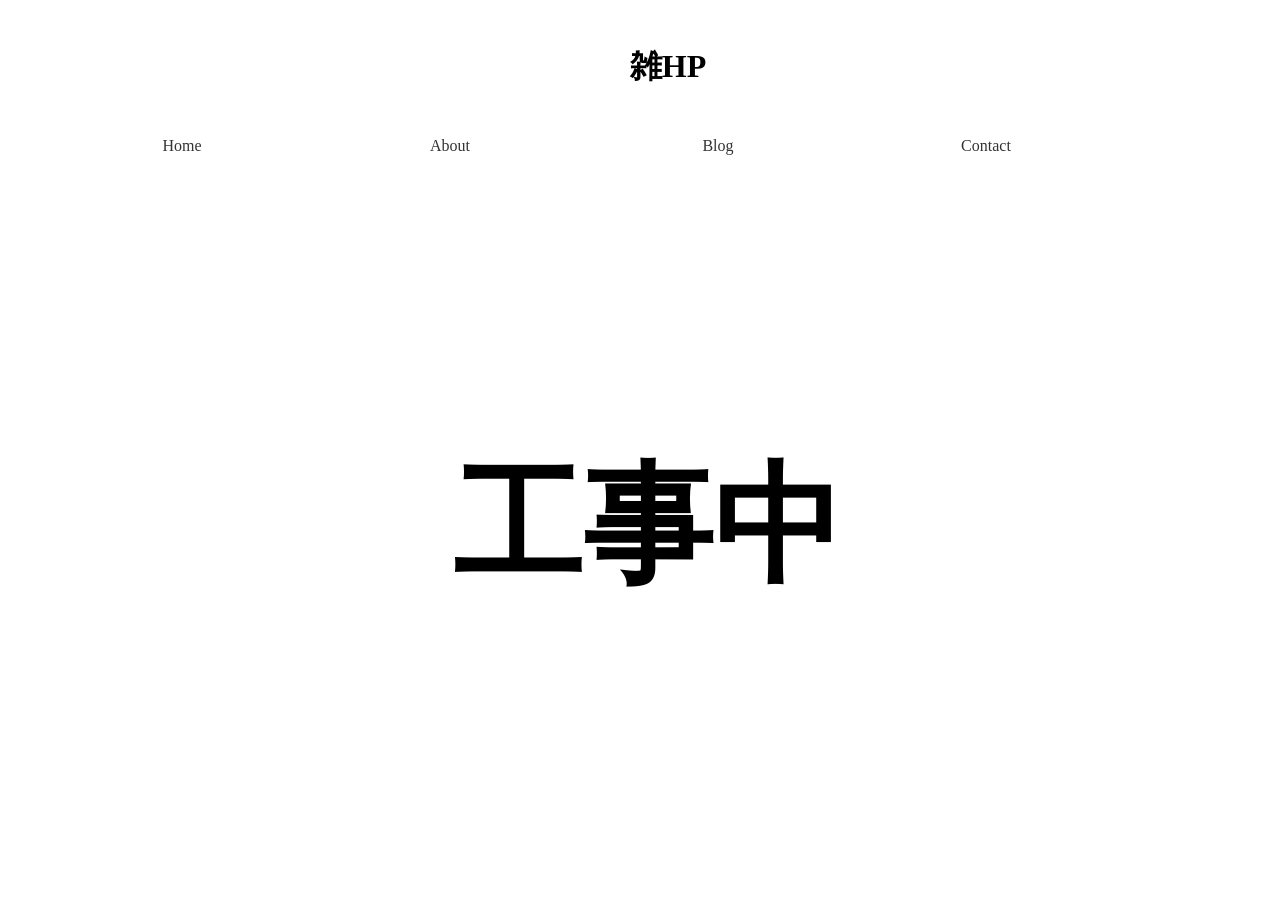
<file: about.html>
<!DOCTYPE html>
<html lang="ja">
  <head>
    <meta charset="UTF-8">
    <title>雑HP</title>
    <link rel="stylesheet" href="stylesheet.css" type="text/css">
  </head>
  <body>
    <div class="navigation">
        <!-- 階層に分けてナビゲーションの骨組みを作成 -->
        <ul>
        <h1 class="logo"><p2>雑HP</p2></h1>
          <li class="button">
            <p><a href="index.html">Home</a></p>
          </li>
          <li class="button">
            <p><a href="about.html">About</a></p>
          </li>
          <li class="button">
            <p><a href="//somsom7788.blogspot.com">Blog</a></p>
          </li>
          <li class="button">
            <p><a href="contact.html">Contact</a></p>
          </li>
  
        </ul>
    </div>
    <div class="main">
        <div class="main">
            <a id="anc1" class="anchor"></a>
                    <div class="main-concept" id="whatis">
                        <h1>工事中</h1>
                    </div>
    </div>
</body>
</file>
<file: stylesheet.css>
body{
  width:100%; /*ページ全体の幅は100%と指定する*/	
  text-align:center; /*ページ全体を中央揃えにする*/
}
#wrap{ 
  width: 1300px;	   /*全体の幅を指定する*/  
  margin: 0 auto;    /*マージンの指定をする、ブラウザ対策*/
  text-align:left;   /*全体を左揃えにする。*/
}

.navigation{
   /* flexboxで要素を真ん中に指定 */
   display: flex;
   justify-content: center;
   align-items: center;
   width: 1300px;
   width:100%; /*ページ全体の幅は100%と指定する*/	
  text-align:center; /*ページ全体を中央揃えにする*/
 }
 #wrap{ 
  width: 1300px;	   /*全体の幅を指定する*/  
  margin: 0 auto;    /*マージンの指定をする、ブラウザ対策*/
  text-align:left;   /*全体を左揃えにする。*/
}
 .navigation ul {
   width: 100%;
   white-space: nowrap;
   text-align:center;
 }
 .button{
  text-align:center;
   display: block;
   padding:10px;
   background:white;
   width:20%;
   float:left;
   box-shadow: 0px 0px 0px 0px rgba(0,0,0,0) ;
   /* カーソルを離した際のアニメーションの速度調整 */
   transition:.2s all;
 }
 .button p {
  text-align:center;
   height: 10px;
   font-weight: 300;
 }
 .button a {
   color:#333333;
   /* リンク指定した要素のスタイルを削除 */
   text-decoration:none;
 }
 .navigation:hover .button{
   /* ナビゲーションをマウスオーバーした際のアニメーションの動きを指定 */
   filter:blur(3px);
   /* hoverしたボタン意外がぼやける */
   opacity:.5;
   transform: scale(1);
   /* 全てのボタンを通常サイズに指定 */
 }
 .navigation:hover .button:hover{
   transition: .5s;
   /* hoverした際にボタンのサイズを縮小する */
   transform:scale(.8);
   /* hoverしている要素のみぼやけない指定 */
   filter:blur(0px);
   /* hoverするとボタンが立体的に見えるように影を指定 */
   box-shadow: 2px 2px 3px 3px rgba(0,0,0,0.6);
   opacity:1;
 }
 .navigation:hover .button:hover > p {
   font-weight: bold;
 }

 .navigation p2{
   margin: 0 0 0 auto;
   white-space: nowrap;
}

.main {
  padding:100px 100px;
}

.main-concept h1 {
  font-size: 130px;
  margin :50px 0px
}
.main-concept span {
  color:#ee817b;
}

.main-concept h2 {
  font-family: "Times New Roman",cursive;
  font-size: 30px;
}
</file>
<file: css/main.bundle.min.e1b2ca140dff9c2460dcc70687567cdcdd257bd75f4d5760fb56a2e38b08fd2cbbd1a0a0da3be01f25ee10e62e0bbdfd3d20d3099c1bad1e24766a9400a176af.css>
/*!Lynx v1.2.1 | MIT License | https://github.com/jpanther/lynx*//*!tailwindcss v3.1.8 | MIT License | https://tailwindcss.com*/*,::before,::after{box-sizing:border-box;border-width:0;border-style:solid;border-color:initial}::before,::after{--tw-content:''}html{line-height:1.5;-webkit-text-size-adjust:100%;-moz-tab-size:4;-o-tab-size:4;tab-size:4;font-family:ui-sans-serif,system-ui,-apple-system,BlinkMacSystemFont,segoe ui,Roboto,helvetica neue,Arial,noto sans,sans-serif,apple color emoji,segoe ui emoji,segoe ui symbol,noto color emoji}body{margin:0;line-height:inherit}hr{height:0;color:inherit;border-top-width:1px}abbr:where([title]){-webkit-text-decoration:underline dotted;text-decoration:underline dotted}h1,h2,h3,h4,h5,h6{font-size:inherit;font-weight:inherit}a{color:inherit;text-decoration:inherit}b,strong{font-weight:bolder}code,kbd,samp,pre{font-family:ui-monospace,SFMono-Regular,Menlo,Monaco,Consolas,liberation mono,courier new,monospace;font-size:1em}small{font-size:80%}sub,sup{font-size:75%;line-height:0;position:relative;vertical-align:baseline}sub{bottom:-.25em}sup{top:-.5em}table{text-indent:0;border-color:inherit;border-collapse:collapse}button,input,optgroup,select,textarea{font-family:inherit;font-size:100%;font-weight:inherit;line-height:inherit;color:inherit;margin:0;padding:0}button,select{text-transform:none}button,[type=button],[type=reset],[type=submit]{-webkit-appearance:button;background-color:transparent;background-image:none}:-moz-focusring{outline:auto}:-moz-ui-invalid{box-shadow:none}progress{vertical-align:baseline}::-webkit-inner-spin-button,::-webkit-outer-spin-button{height:auto}[type=search]{-webkit-appearance:textfield;outline-offset:-2px}::-webkit-search-decoration{-webkit-appearance:none}::-webkit-file-upload-button{-webkit-appearance:button;font:inherit}summary{display:list-item}blockquote,dl,dd,h1,h2,h3,h4,h5,h6,hr,figure,p,pre{margin:0}fieldset{margin:0;padding:0}legend{padding:0}ol,ul,menu{list-style:none;margin:0;padding:0}textarea{resize:vertical}input::-moz-placeholder,textarea::-moz-placeholder{opacity:1;color:#9ca3af}input::placeholder,textarea::placeholder{opacity:1;color:#9ca3af}button,[role=button]{cursor:pointer}:disabled{cursor:default}img,svg,video,canvas,audio,iframe,embed,object{display:block;vertical-align:middle}img,video{max-width:100%;height:auto}*,::before,::after{--tw-border-spacing-x:0;--tw-border-spacing-y:0;--tw-translate-x:0;--tw-translate-y:0;--tw-rotate:0;--tw-skew-x:0;--tw-skew-y:0;--tw-scale-x:1;--tw-scale-y:1;--tw-pan-x: ;--tw-pan-y: ;--tw-pinch-zoom: ;--tw-scroll-snap-strictness:proximity;--tw-ordinal: ;--tw-slashed-zero: ;--tw-numeric-figure: ;--tw-numeric-spacing: ;--tw-numeric-fraction: ;--tw-ring-inset: ;--tw-ring-offset-width:0px;--tw-ring-offset-color:#fff;--tw-ring-color:rgb(59 130 246 / 0.5);--tw-ring-offset-shadow:0 0 #0000;--tw-ring-shadow:0 0 #0000;--tw-shadow:0 0 #0000;--tw-shadow-colored:0 0 #0000;--tw-blur: ;--tw-brightness: ;--tw-contrast: ;--tw-grayscale: ;--tw-hue-rotate: ;--tw-invert: ;--tw-saturate: ;--tw-sepia: ;--tw-drop-shadow: ;--tw-backdrop-blur: ;--tw-backdrop-brightness: ;--tw-backdrop-contrast: ;--tw-backdrop-grayscale: ;--tw-backdrop-hue-rotate: ;--tw-backdrop-invert: ;--tw-backdrop-opacity: ;--tw-backdrop-saturate: ;--tw-backdrop-sepia: }::-webkit-backdrop{--tw-border-spacing-x:0;--tw-border-spacing-y:0;--tw-translate-x:0;--tw-translate-y:0;--tw-rotate:0;--tw-skew-x:0;--tw-skew-y:0;--tw-scale-x:1;--tw-scale-y:1;--tw-pan-x: ;--tw-pan-y: ;--tw-pinch-zoom: ;--tw-scroll-snap-strictness:proximity;--tw-ordinal: ;--tw-slashed-zero: ;--tw-numeric-figure: ;--tw-numeric-spacing: ;--tw-numeric-fraction: ;--tw-ring-inset: ;--tw-ring-offset-width:0px;--tw-ring-offset-color:#fff;--tw-ring-color:rgb(59 130 246 / 0.5);--tw-ring-offset-shadow:0 0 #0000;--tw-ring-shadow:0 0 #0000;--tw-shadow:0 0 #0000;--tw-shadow-colored:0 0 #0000;--tw-blur: ;--tw-brightness: ;--tw-contrast: ;--tw-grayscale: ;--tw-hue-rotate: ;--tw-invert: ;--tw-saturate: ;--tw-sepia: ;--tw-drop-shadow: ;--tw-backdrop-blur: ;--tw-backdrop-brightness: ;--tw-backdrop-contrast: ;--tw-backdrop-grayscale: ;--tw-backdrop-hue-rotate: ;--tw-backdrop-invert: ;--tw-backdrop-opacity: ;--tw-backdrop-saturate: ;--tw-backdrop-sepia: }::backdrop{--tw-border-spacing-x:0;--tw-border-spacing-y:0;--tw-translate-x:0;--tw-translate-y:0;--tw-rotate:0;--tw-skew-x:0;--tw-skew-y:0;--tw-scale-x:1;--tw-scale-y:1;--tw-pan-x: ;--tw-pan-y: ;--tw-pinch-zoom: ;--tw-scroll-snap-strictness:proximity;--tw-ordinal: ;--tw-slashed-zero: ;--tw-numeric-figure: ;--tw-numeric-spacing: ;--tw-numeric-fraction: ;--tw-ring-inset: ;--tw-ring-offset-width:0px;--tw-ring-offset-color:#fff;--tw-ring-color:rgb(59 130 246 / 0.5);--tw-ring-offset-shadow:0 0 #0000;--tw-ring-shadow:0 0 #0000;--tw-shadow:0 0 #0000;--tw-shadow-colored:0 0 #0000;--tw-blur: ;--tw-brightness: ;--tw-contrast: ;--tw-grayscale: ;--tw-hue-rotate: ;--tw-invert: ;--tw-saturate: ;--tw-sepia: ;--tw-drop-shadow: ;--tw-backdrop-blur: ;--tw-backdrop-brightness: ;--tw-backdrop-contrast: ;--tw-backdrop-grayscale: ;--tw-backdrop-hue-rotate: ;--tw-backdrop-invert: ;--tw-backdrop-opacity: ;--tw-backdrop-saturate: ;--tw-backdrop-sepia: }.prose{color:var(--tw-prose-body);max-width:65ch}.prose :where([class~=lead]):not(:where([class~=not-prose] *)){color:var(--tw-prose-lead);font-size:1.25em;line-height:1.6;margin-top:1.2em;margin-bottom:1.2em}.prose :where(a):not(:where([class~=not-prose] *)){color:var(--tw-prose-links);text-decoration:underline;font-weight:500;-webkit-text-decoration-color:#d8b4fe;text-decoration-color:#d8b4fe}.prose :where(a):not(:where([class~=not-prose] *)):hover{text-decoration:none;background-color:#9333ea;border-radius:.09rem}.prose :where(strong):not(:where([class~=not-prose] *)){color:var(--tw-prose-bold);font-weight:600}.prose :where(a strong):not(:where([class~=not-prose] *)){color:inherit}.prose :where(blockquote strong):not(:where([class~=not-prose] *)){color:inherit}.prose :where(thead th strong):not(:where([class~=not-prose] *)){color:inherit}.prose :where(ol):not(:where([class~=not-prose] *)){list-style-type:decimal;margin-top:1.25em;margin-bottom:1.25em;padding-left:1.625em}.prose :where(ol[type=A]):not(:where([class~=not-prose] *)){list-style-type:upper-alpha}.prose :where(ol[type=a]):not(:where([class~=not-prose] *)){list-style-type:lower-alpha}.prose :where(ol[type=As]):not(:where([class~=not-prose] *)){list-style-type:upper-alpha}.prose :where(ol[type=as]):not(:where([class~=not-prose] *)){list-style-type:lower-alpha}.prose :where(ol[type=I]):not(:where([class~=not-prose] *)){list-style-type:upper-roman}.prose :where(ol[type=i]):not(:where([class~=not-prose] *)){list-style-type:lower-roman}.prose :where(ol[type=Is]):not(:where([class~=not-prose] *)){list-style-type:upper-roman}.prose :where(ol[type=is]):not(:where([class~=not-prose] *)){list-style-type:lower-roman}.prose :where(ol[type="1"]):not(:where([class~=not-prose] *)){list-style-type:decimal}.prose :where(ul):not(:where([class~=not-prose] *)){list-style-type:disc;margin-top:1.25em;margin-bottom:1.25em;padding-left:1.625em}.prose :where(ol>li):not(:where([class~=not-prose] *))::marker{font-weight:400;color:var(--tw-prose-counters)}.prose :where(ul>li):not(:where([class~=not-prose] *))::marker{color:var(--tw-prose-bullets)}.prose :where(hr):not(:where([class~=not-prose] *)){border-color:var(--tw-prose-hr);border-top-width:1px;margin-top:3em;margin-bottom:3em}.prose :where(blockquote):not(:where([class~=not-prose] *)){font-weight:500;font-style:italic;color:var(--tw-prose-quotes);border-left-width:.25rem;border-left-color:var(--tw-prose-quote-borders);quotes:"\201C""\201D""\2018""\2019";margin-top:1.6em;margin-bottom:1.6em;padding-left:1em}.prose :where(blockquote p:first-of-type):not(:where([class~=not-prose] *))::before{content:open-quote}.prose :where(blockquote p:last-of-type):not(:where([class~=not-prose] *))::after{content:close-quote}.prose :where(h1):not(:where([class~=not-prose] *)){color:var(--tw-prose-headings);font-weight:800;font-size:2.25em;margin-top:0;margin-bottom:.8888889em;line-height:1.1111111}.prose :where(h1 strong):not(:where([class~=not-prose] *)){font-weight:900;color:inherit}.prose :where(h2):not(:where([class~=not-prose] *)){color:var(--tw-prose-headings);font-weight:700;font-size:1.5em;margin-top:2em;margin-bottom:1em;line-height:1.3333333}.prose :where(h2 strong):not(:where([class~=not-prose] *)){font-weight:800;color:inherit}.prose :where(h3):not(:where([class~=not-prose] *)){color:var(--tw-prose-headings);font-weight:600;font-size:1.25em;margin-top:1.6em;margin-bottom:.6em;line-height:1.6}.prose :where(h3 strong):not(:where([class~=not-prose] *)){font-weight:700;color:inherit}.prose :where(h4):not(:where([class~=not-prose] *)){color:var(--tw-prose-headings);font-weight:600;margin-top:1.5em;margin-bottom:.5em;line-height:1.5}.prose :where(h4 strong):not(:where([class~=not-prose] *)){font-weight:700;color:inherit}.prose :where(img):not(:where([class~=not-prose] *)){margin-top:2em;margin-bottom:2em}.prose :where(figure>*):not(:where([class~=not-prose] *)){margin-top:0;margin-bottom:0}.prose :where(figcaption):not(:where([class~=not-prose] *)){color:var(--tw-prose-captions);font-size:.875em;line-height:1.4285714;margin-top:.8571429em}.prose :where(code):not(:where([class~=not-prose] *)){color:var(--tw-prose-code);font-weight:600;font-size:.875em}.prose :where(code):not(:where([class~=not-prose] *))::before{content:"`"}.prose :where(code):not(:where([class~=not-prose] *))::after{content:"`"}.prose :where(a code):not(:where([class~=not-prose] *)){color:var(--tw-prose-code)}.prose :where(h1 code):not(:where([class~=not-prose] *)){color:inherit}.prose :where(h2 code):not(:where([class~=not-prose] *)){color:inherit;font-size:.875em}.prose :where(h3 code):not(:where([class~=not-prose] *)){color:inherit;font-size:.9em}.prose :where(h4 code):not(:where([class~=not-prose] *)){color:inherit}.prose :where(blockquote code):not(:where([class~=not-prose] *)){color:inherit}.prose :where(thead th code):not(:where([class~=not-prose] *)){color:inherit}.prose :where(pre):not(:where([class~=not-prose] *)){color:var(--tw-prose-pre-code);background-color:var(--tw-prose-pre-bg);overflow-x:auto;font-weight:400;font-size:.875em;line-height:1.7142857;margin-top:1.7142857em;margin-bottom:1.7142857em;border-radius:.375rem;padding-top:.8571429em;padding-right:1.1428571em;padding-bottom:.8571429em;padding-left:1.1428571em}.prose :where(pre code):not(:where([class~=not-prose] *)){background-color:transparent;border-width:0;border-radius:0;padding:0;font-weight:inherit;color:inherit;font-size:inherit;font-family:inherit;line-height:inherit}.prose :where(pre code):not(:where([class~=not-prose] *))::before{content:none}.prose :where(pre code):not(:where([class~=not-prose] *))::after{content:none}.prose :where(table):not(:where([class~=not-prose] *)){width:100%;table-layout:auto;text-align:left;margin-top:2em;margin-bottom:2em;font-size:.875em;line-height:1.7142857}.prose :where(thead):not(:where([class~=not-prose] *)){border-bottom-width:1px;border-bottom-color:var(--tw-prose-th-borders)}.prose :where(thead th):not(:where([class~=not-prose] *)){color:var(--tw-prose-headings);font-weight:600;vertical-align:bottom;padding-right:.5714286em;padding-bottom:.5714286em;padding-left:.5714286em}.prose :where(tbody tr):not(:where([class~=not-prose] *)){border-bottom-width:1px;border-bottom-color:var(--tw-prose-td-borders)}.prose :where(tbody tr:last-child):not(:where([class~=not-prose] *)){border-bottom-width:0}.prose :where(tbody td):not(:where([class~=not-prose] *)){vertical-align:baseline}.prose :where(tfoot):not(:where([class~=not-prose] *)){border-top-width:1px;border-top-color:var(--tw-prose-th-borders)}.prose :where(tfoot td):not(:where([class~=not-prose] *)){vertical-align:top}.prose{--tw-prose-body:#374151;--tw-prose-headings:#1f2937;--tw-prose-lead:#6b7280;--tw-prose-links:#7e22ce;--tw-prose-bold:#111827;--tw-prose-counters:#1f2937;--tw-prose-bullets:#6b7280;--tw-prose-hr:#e5e7eb;--tw-prose-quotes:#374151;--tw-prose-quote-borders:#e9d5ff;--tw-prose-captions:#6b7280;--tw-prose-code:#7e22ce;--tw-prose-pre-code:#374151;--tw-prose-pre-bg:#f9fafb;--tw-prose-th-borders:#6b7280;--tw-prose-td-borders:#d1d5db;--tw-prose-invert-body:#d1d5db;--tw-prose-invert-headings:#f9fafb;--tw-prose-invert-lead:#6b7280;--tw-prose-invert-links:#c084fc;--tw-prose-invert-bold:#fff;--tw-prose-invert-counters:#9ca3af;--tw-prose-invert-bullets:#4b5563;--tw-prose-invert-hr:#6b7280;--tw-prose-invert-quotes:#e5e7eb;--tw-prose-invert-quote-borders:#581c87;--tw-prose-invert-captions:#9ca3af;--tw-prose-invert-code:#c084fc;--tw-prose-invert-pre-code:#e5e7eb;--tw-prose-invert-pre-bg:#374151;--tw-prose-invert-th-borders:#6b7280;--tw-prose-invert-td-borders:#374151;font-size:1rem;line-height:1.75}.prose :where(p):not(:where([class~=not-prose] *)){margin-top:1.25em;margin-bottom:1.25em}.prose :where(video):not(:where([class~=not-prose] *)){margin-top:2em;margin-bottom:2em}.prose :where(figure):not(:where([class~=not-prose] *)){margin-top:2em;margin-bottom:2em}.prose :where(li):not(:where([class~=not-prose] *)){margin-top:.5em;margin-bottom:.5em}.prose :where(ol>li):not(:where([class~=not-prose] *)){padding-left:.375em}.prose :where(ul>li):not(:where([class~=not-prose] *)){padding-left:.375em}.prose :where(.prose>ul>li p):not(:where([class~=not-prose] *)){margin-top:.75em;margin-bottom:.75em}.prose :where(.prose>ul>li>*:first-child):not(:where([class~=not-prose] *)){margin-top:1.25em}.prose :where(.prose>ul>li>*:last-child):not(:where([class~=not-prose] *)){margin-bottom:1.25em}.prose :where(.prose>ol>li>*:first-child):not(:where([class~=not-prose] *)){margin-top:1.25em}.prose :where(.prose>ol>li>*:last-child):not(:where([class~=not-prose] *)){margin-bottom:1.25em}.prose :where(ul ul,ul ol,ol ul,ol ol):not(:where([class~=not-prose] *)){margin-top:.75em;margin-bottom:.75em}.prose :where(hr+*):not(:where([class~=not-prose] *)){margin-top:0}.prose :where(h2+*):not(:where([class~=not-prose] *)){margin-top:0}.prose :where(h3+*):not(:where([class~=not-prose] *)){margin-top:0}.prose :where(h4+*):not(:where([class~=not-prose] *)){margin-top:0}.prose :where(thead th:first-child):not(:where([class~=not-prose] *)){padding-left:0}.prose :where(thead th:last-child):not(:where([class~=not-prose] *)){padding-right:0}.prose :where(tbody td,tfoot td):not(:where([class~=not-prose] *)){padding-top:.5714286em;padding-right:.5714286em;padding-bottom:.5714286em;padding-left:.5714286em}.prose :where(tbody td:first-child,tfoot td:first-child):not(:where([class~=not-prose] *)){padding-left:0}.prose :where(tbody td:last-child,tfoot td:last-child):not(:where([class~=not-prose] *)){padding-right:0}.prose :where(.prose>:first-child):not(:where([class~=not-prose] *)){margin-top:0}.prose :where(.prose>:last-child):not(:where([class~=not-prose] *)){margin-bottom:0}.prose :where(kbd):not(:where([class~=not-prose] *)){background-color:#e5e7eb;padding:.1rem .4rem;border-radius:.25rem;font-size:.9rem;font-weight:600}.prose :where(mark):not(:where([class~=not-prose] *)){color:#1f2937;background-color:#e9d5ff;padding:.1rem .2rem;border-radius:.12rem}.prose-sm :where(.prose>ul>li p):not(:where([class~=not-prose] *)){margin-top:.5714286em;margin-bottom:.5714286em}.prose-sm :where(.prose>ul>li>*:first-child):not(:where([class~=not-prose] *)){margin-top:1.1428571em}.prose-sm :where(.prose>ul>li>*:last-child):not(:where([class~=not-prose] *)){margin-bottom:1.1428571em}.prose-sm :where(.prose>ol>li>*:first-child):not(:where([class~=not-prose] *)){margin-top:1.1428571em}.prose-sm :where(.prose>ol>li>*:last-child):not(:where([class~=not-prose] *)){margin-bottom:1.1428571em}.prose-sm :where(.prose>:first-child):not(:where([class~=not-prose] *)){margin-top:0}.prose-sm :where(.prose>:last-child):not(:where([class~=not-prose] *)){margin-bottom:0}.prose-base :where(.prose>ul>li p):not(:where([class~=not-prose] *)){margin-top:.75em;margin-bottom:.75em}.prose-base :where(.prose>ul>li>*:first-child):not(:where([class~=not-prose] *)){margin-top:1.25em}.prose-base :where(.prose>ul>li>*:last-child):not(:where([class~=not-prose] *)){margin-bottom:1.25em}.prose-base :where(.prose>ol>li>*:first-child):not(:where([class~=not-prose] *)){margin-top:1.25em}.prose-base :where(.prose>ol>li>*:last-child):not(:where([class~=not-prose] *)){margin-bottom:1.25em}.prose-base :where(.prose>:first-child):not(:where([class~=not-prose] *)){margin-top:0}.prose-base :where(.prose>:last-child):not(:where([class~=not-prose] *)){margin-bottom:0}.prose-lg :where(.prose>ul>li p):not(:where([class~=not-prose] *)){margin-top:.8888889em;margin-bottom:.8888889em}.prose-lg :where(.prose>ul>li>*:first-child):not(:where([class~=not-prose] *)){margin-top:1.3333333em}.prose-lg :where(.prose>ul>li>*:last-child):not(:where([class~=not-prose] *)){margin-bottom:1.3333333em}.prose-lg :where(.prose>ol>li>*:first-child):not(:where([class~=not-prose] *)){margin-top:1.3333333em}.prose-lg :where(.prose>ol>li>*:last-child):not(:where([class~=not-prose] *)){margin-bottom:1.3333333em}.prose-lg :where(.prose>:first-child):not(:where([class~=not-prose] *)){margin-top:0}.prose-lg :where(.prose>:last-child):not(:where([class~=not-prose] *)){margin-bottom:0}.prose-xl :where(.prose>ul>li p):not(:where([class~=not-prose] *)){margin-top:.8em;margin-bottom:.8em}.prose-xl :where(.prose>ul>li>*:first-child):not(:where([class~=not-prose] *)){margin-top:1.2em}.prose-xl :where(.prose>ul>li>*:last-child):not(:where([class~=not-prose] *)){margin-bottom:1.2em}.prose-xl :where(.prose>ol>li>*:first-child):not(:where([class~=not-prose] *)){margin-top:1.2em}.prose-xl :where(.prose>ol>li>*:last-child):not(:where([class~=not-prose] *)){margin-bottom:1.2em}.prose-xl :where(.prose>:first-child):not(:where([class~=not-prose] *)){margin-top:0}.prose-xl :where(.prose>:last-child):not(:where([class~=not-prose] *)){margin-bottom:0}.prose-2xl :where(.prose>ul>li p):not(:where([class~=not-prose] *)){margin-top:.8333333em;margin-bottom:.8333333em}.prose-2xl :where(.prose>ul>li>*:first-child):not(:where([class~=not-prose] *)){margin-top:1.3333333em}.prose-2xl :where(.prose>ul>li>*:last-child):not(:where([class~=not-prose] *)){margin-bottom:1.3333333em}.prose-2xl :where(.prose>ol>li>*:first-child):not(:where([class~=not-prose] *)){margin-top:1.3333333em}.prose-2xl :where(.prose>ol>li>*:last-child):not(:where([class~=not-prose] *)){margin-bottom:1.3333333em}.prose-2xl :where(.prose>:first-child):not(:where([class~=not-prose] *)){margin-top:0}.prose-2xl :where(.prose>:last-child):not(:where([class~=not-prose] *)){margin-bottom:0}.icon svg{height:1em;width:1em}.link{--tw-bg-opacity:1;background-color:rgb(126 34 206/var(--tw-bg-opacity));--tw-text-opacity:1;color:rgb(255 255 255/var(--tw-text-opacity))}.link:hover{--tw-brightness:brightness(.9);filter:var(--tw-blur)var(--tw-brightness)var(--tw-contrast)var(--tw-grayscale)var(--tw-hue-rotate)var(--tw-invert)var(--tw-saturate)var(--tw-sepia)var(--tw-drop-shadow)}.link-amazon{--tw-text-opacity:1;color:rgb(17 24 39/var(--tw-text-opacity));background-color:#f90}.link-apple{background-color:#333}.link-codepen{background-color:#1e1f26}.link-dev{background-color:#0a0a0a}.link-discord{background-color:#7289da}.link-dribbble{background-color:#ea4c89}.link-facebook{background-color:#1877f2}.link-flickr{background-color:#ff0184}.link-foursquare{background-color:#0732a2}.link-github{background-color:#333}.link-gitlab{background-color:#548}.link-google{background-color:#4285f4}.link-instagram{background-color:#c13584;background:linear-gradient(45deg,#405de6,#5851db,#833ab4,#c13584,#e1306c,#fd1d1d)}.link-keybase{background-color:#33a0ff}.link-kickstarter{--tw-text-opacity:1;color:rgb(17 24 39/var(--tw-text-opacity));background-color:#06ce78}.link-lastfm{background-color:#d51007}.link-linkedin{background-color:#0077b5}.link-mastodon{background-color:#338cd4}.link-medium{background-color:#00ab6c}.link-microsoft{background-color:#08a6f0}.link-orcid{background-color:#a6ce39}.link-patreon{background-color:#ff434d}.link-pinterest{background-color:#e60023}.link-reddit{background-color:#ff4500}.link-researchgate{background-color:#40ba9c}.link-slack{background-color:#4a154b}.link-snapchat{--tw-text-opacity:1;color:rgb(17 24 39/var(--tw-text-opacity));background-color:#fffc00}.link-soundcloud{background-color:#f80;background:linear-gradient(120deg,#ff8800,#ff3300)}.link-steam{background-color:#000}.link-telegram{background-color:#25a3e1}.link-tiktok{background-color:#fe2d55}.link-tumblr{background-color:#001935}.link-twitch{background-color:#9146ff}.link-twitter{background-color:#3f88de}.link-whatsapp{background-color:#45d82c;background:linear-gradient(120deg,#12990b,#45d82c)}.link-youtube{background-color:red}.prose .chroma{border-radius:.375rem;--tw-bg-opacity:1;background-color:rgb(249 250 251/var(--tw-bg-opacity));--tw-text-opacity:1;color:rgb(55 65 81/var(--tw-text-opacity))}@media(prefers-color-scheme:dark){.prose .chroma{--tw-bg-opacity:1;background-color:rgb(55 65 81/var(--tw-bg-opacity));--tw-text-opacity:1;color:rgb(229 231 235/var(--tw-text-opacity))}}.relative{position:relative}.m-auto{margin:auto}.mt-10{margin-top:2.5rem}.mb-3{margin-bottom:.75rem}.mb-2{margin-bottom:.5rem}.mt-4{margin-top:1rem}.mr-1{margin-right:.25rem}.mt-2{margin-top:.5rem}.mb-6{margin-bottom:1.5rem}.\!mb-9{margin-bottom:2.25rem!important}.block{display:block}.inline-block{display:inline-block}.flex{display:flex}.h-full{height:100%}.h-36{height:9rem}.h-screen{height:100vh}.w-36{width:9rem}.min-w-full{min-width:100%}.max-w-7xl{max-width:80rem}.flex-grow{flex-grow:1}.flex-col{flex-direction:column}.flex-wrap{flex-wrap:wrap}.items-center{align-items:center}.justify-center{justify-content:center}.place-self-start{place-self:start}.rounded-full{border-radius:9999px}.rounded{border-radius:.25rem}.py-2{padding-top:.5rem;padding-bottom:.5rem}.px-6{padding-left:1.5rem;padding-right:1.5rem}.py-10{padding-top:2.5rem;padding-bottom:2.5rem}.pt-5{padding-top:1.25rem}.text-center{text-align:center}.align-text-bottom{vertical-align:text-bottom}.text-4xl{font-size:2.25rem;line-height:2.5rem}.text-xl{font-size:1.25rem;line-height:1.75rem}.text-lg{font-size:1.125rem;line-height:1.75rem}.text-sm{font-size:.875rem;line-height:1.25rem}.text-xs{font-size:.75rem;line-height:1rem}.font-extrabold{font-weight:800}.leading-7{line-height:1.75rem}.text-neutral-500{--tw-text-opacity:1;color:rgb(107 114 128/var(--tw-text-opacity))}.text-neutral-900{--tw-text-opacity:1;color:rgb(17 24 39/var(--tw-text-opacity))}.text-neutral-800{--tw-text-opacity:1;color:rgb(31 41 55/var(--tw-text-opacity))}.text-neutral-400{--tw-text-opacity:1;color:rgb(156 163 175/var(--tw-text-opacity))}.hover\:text-primary-500:hover{--tw-text-opacity:1;color:rgb(168 85 247/var(--tw-text-opacity))}.hover\:underline:hover{-webkit-text-decoration-line:underline;text-decoration-line:underline}.hover\:decoration-primary-400:hover{-webkit-text-decoration-color:#c084fc;text-decoration-color:#c084fc}@media(prefers-color-scheme:dark){.dark\:prose-invert{--tw-prose-body:var(--tw-prose-invert-body);--tw-prose-headings:var(--tw-prose-invert-headings);--tw-prose-lead:var(--tw-prose-invert-lead);--tw-prose-links:var(--tw-prose-invert-links);--tw-prose-bold:var(--tw-prose-invert-bold);--tw-prose-counters:var(--tw-prose-invert-counters);--tw-prose-bullets:var(--tw-prose-invert-bullets);--tw-prose-hr:var(--tw-prose-invert-hr);--tw-prose-quotes:var(--tw-prose-invert-quotes);--tw-prose-quote-borders:var(--tw-prose-invert-quote-borders);--tw-prose-captions:var(--tw-prose-invert-captions);--tw-prose-code:var(--tw-prose-invert-code);--tw-prose-pre-code:var(--tw-prose-invert-pre-code);--tw-prose-pre-bg:var(--tw-prose-invert-pre-bg);--tw-prose-th-borders:var(--tw-prose-invert-th-borders);--tw-prose-td-borders:var(--tw-prose-invert-td-borders)}.dark\:prose-invert :where(a):not(:where([class~=not-prose] *)){-webkit-text-decoration-color:#4b5563;text-decoration-color:#4b5563}.dark\:prose-invert :where(kbd):not(:where([class~=not-prose] *)){color:#e5e7eb;background-color:#374151}.dark\:prose-invert :where(mark):not(:where([class~=not-prose] *)){background-color:#c084fc}.dark\:bg-neutral-800{--tw-bg-opacity:1;background-color:rgb(31 41 55/var(--tw-bg-opacity))}.dark\:text-white{--tw-text-opacity:1;color:rgb(255 255 255/var(--tw-text-opacity))}.dark\:text-neutral-400{--tw-text-opacity:1;color:rgb(156 163 175/var(--tw-text-opacity))}.dark\:text-neutral-500{--tw-text-opacity:1;color:rgb(107 114 128/var(--tw-text-opacity))}}@media(min-width:640px){.sm\:min-w-0{min-width:0}.sm\:px-24{padding-left:6rem;padding-right:6rem}.sm\:px-14{padding-left:3.5rem;padding-right:3.5rem}}@media(min-width:768px){.md\:px-24{padding-left:6rem;padding-right:6rem}}@media(min-width:1024px){.lg\:px-32{padding-left:8rem;padding-right:8rem}}.link-font-awesome{background:#833ab4;background:linear-gradient( 90deg,#833ab4 0%,#fd1d1d 50%,#fcb045 100% )}
</file>
